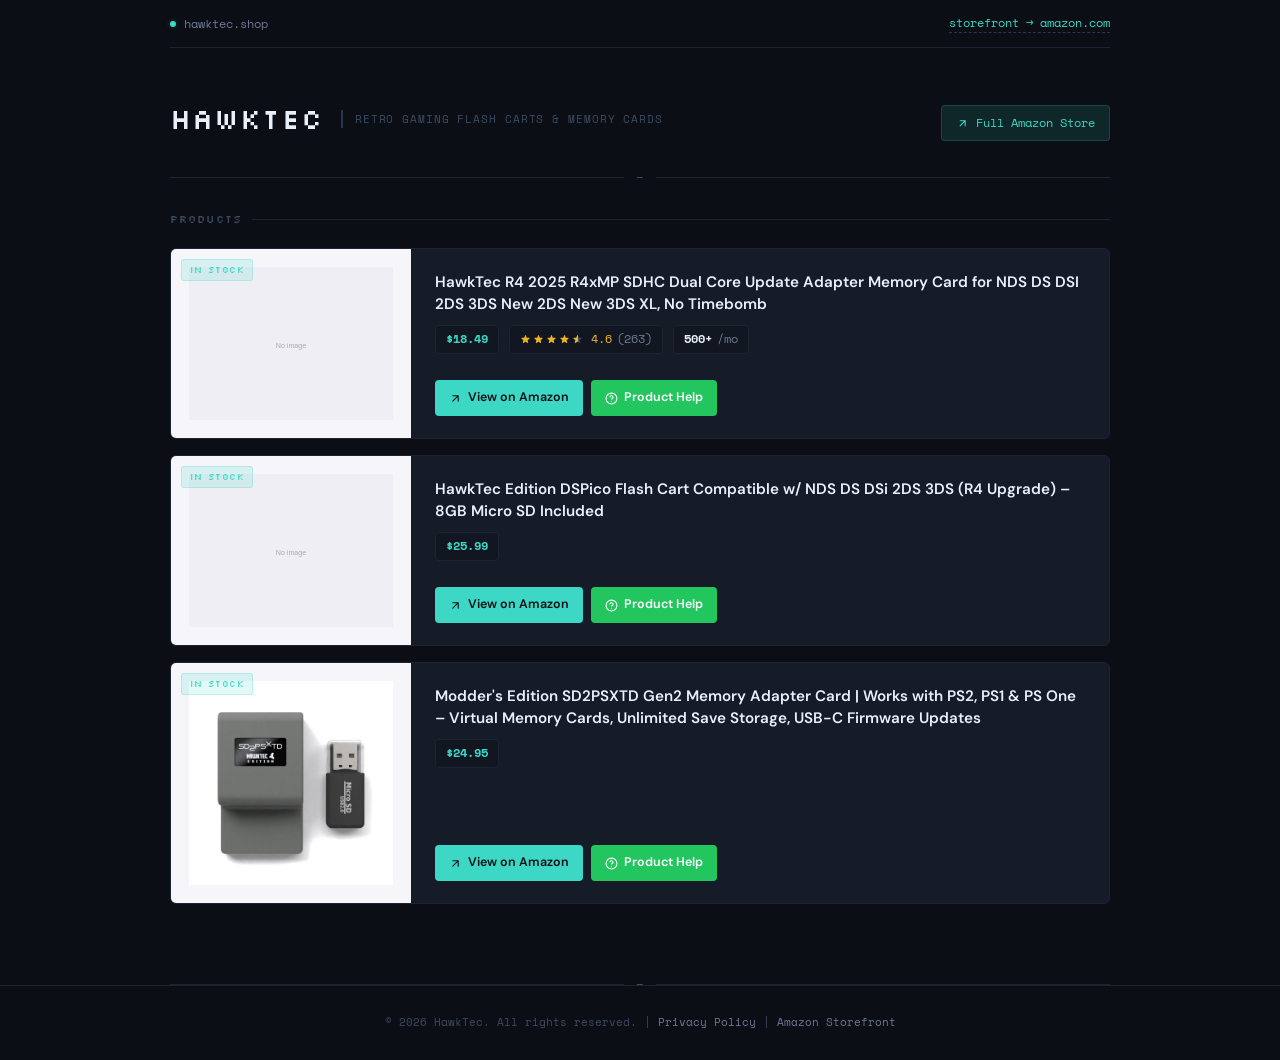
<file: index.html>
<!DOCTYPE html>
<html lang="en">
<head>
  <meta charset="UTF-8">
  <meta name="viewport" content="width=device-width, initial-scale=1.0">
  <title>HawkTec – Flash Carts & DS Accessories</title>
  <link rel="icon" href="/favicon.ico" sizes="48x48">
  <link rel="icon" type="image/png" sizes="32x32" href="/assets/icons/favicon-32.png">
  <link rel="icon" type="image/png" sizes="16x16" href="/assets/icons/favicon-16.png">
  <link rel="apple-touch-icon" href="/assets/icons/apple-touch-icon.png">
  <link rel="manifest" href="/site.webmanifest">
  <meta name="description" content="HawkTec – Quality flash carts and accessories for Nintendo DS, DSi, 2DS, and 3DS.">
  <link rel="preconnect" href="https://fonts.googleapis.com">
  <link rel="preconnect" href="https://fonts.gstatic.com" crossorigin>
  <link href="https://fonts.googleapis.com/css2?family=Silkscreen:wght@400;700&family=Space+Mono:wght@400;700&family=DM+Sans:wght@400;500;600;700&display=swap" rel="stylesheet">
  <style>
    *, *::before, *::after { margin: 0; padding: 0; box-sizing: border-box; }
    :root {
      --bg:#0b0e14; --bg-elevated:#111620; --bg-card:#151b27;
      --border:#1c2333; --border-lit:#2a3550;
      --teal:#3dd8c5; --teal-dim:rgba(61,216,197,0.12); --teal-glow:rgba(61,216,197,0.25);
      --amber:#f0b429; --amber-dim:rgba(240,180,41,0.12);
      --green:#22c55e; --green-glow:rgba(34,197,94,0.3);
      --text:#c9d1de; --text-bright:#eaf0f9; --text-muted:#6b7a94; --text-faint:#3d4b63;
      --pixel:'Silkscreen',monospace; --mono:'Space Mono',monospace; --sans:'DM Sans',sans-serif;
    }
    html { scroll-behavior:smooth; }
    body { font-family:var(--sans); background:var(--bg); color:var(--text); line-height:1.6; min-height:100vh; -webkit-font-smoothing:antialiased; overflow-x:hidden; }

    .wrap { max-width:980px; margin:0 auto; padding:0 20px; }

    /* Top bar */
    .topbar { border-bottom:1px solid var(--border); padding:14px 0; font-family:var(--mono); font-size:0.72rem; color:var(--text-muted); display:flex; justify-content:space-between; align-items:center; flex-wrap:wrap; gap:10px; }
    .topbar .left { display:flex; align-items:center; gap:8px; }
    .topbar .dot { width:6px; height:6px; border-radius:50%; background:var(--teal); box-shadow:0 0 6px var(--teal-glow); animation:pulse 2.5s ease-in-out infinite; }
    @keyframes pulse { 0%,100%{opacity:1} 50%{opacity:.4} }
    .topbar a { color:var(--teal); text-decoration:none; border-bottom:1px dashed var(--border-lit); transition:border-color 0.2s; }
    .topbar a:hover { border-color:var(--teal); }

    /* Header */
    .home-header { padding:48px 0 36px; display:flex; align-items:flex-end; justify-content:space-between; gap:20px; flex-wrap:wrap; }
    .brand { display:flex; align-items:center; gap:14px; }
    .brand img { height:42px; width:auto; filter:brightness(1.1); }
    .brand-fallback { font-family:var(--pixel); font-size:1.75rem; color:var(--text-bright); letter-spacing:0.04em; }
    .tagline { font-family:var(--mono); font-size:0.7rem; color:var(--text-faint); letter-spacing:0.08em; text-transform:uppercase; border-left:2px solid var(--border-lit); padding-left:12px; }
    .store-btn { display:inline-flex; align-items:center; gap:7px; padding:8px 14px; background:var(--teal-dim); border:1px solid rgba(61,216,197,0.18); border-radius:4px; color:var(--teal); text-decoration:none; font-family:var(--mono); font-size:0.72rem; transition:all 0.15s ease; }
    .store-btn:hover { background:rgba(61,216,197,0.18); border-color:var(--teal); box-shadow:0 0 12px var(--teal-dim); }
    .store-btn svg { width:13px; height:13px; }

    /* Divider */
    .hr { border:none; height:1px; background:var(--border); position:relative; }
    .hr::after { content:'◆'; position:absolute; left:50%; top:50%; transform:translate(-50%,-50%); background:var(--bg); padding:0 12px; color:var(--text-faint); font-size:0.6rem; }

    /* Section tag */
    .section-tag { display:flex; align-items:center; gap:10px; padding:32px 0 20px; }
    .section-tag span { font-family:var(--pixel); font-size:0.7rem; color:var(--text-faint); letter-spacing:0.1em; text-transform:uppercase; }
    .section-tag::after { content:''; flex:1; height:1px; background:var(--border); }

    /* Product cards */
    #products-grid { display:flex; flex-direction:column; gap:16px; padding-bottom:60px; }
    .product-card { background:var(--bg-card); border:1px solid var(--border); border-radius:6px; display:grid; grid-template-columns:240px 1fr; overflow:hidden; transition:border-color 0.2s,box-shadow 0.2s; position:relative; }
    .product-card::before { content:''; position:absolute; top:0; left:0; width:3px; height:100%; background:var(--teal); opacity:0; transition:opacity 0.2s; }
    .product-card:hover { border-color:var(--border-lit); box-shadow:0 4px 24px rgba(0,0,0,0.25); }
    .product-card:hover::before { opacity:1; }
    .product-thumb { background:#f5f5fa; display:flex; align-items:center; justify-content:center; position:relative; overflow:hidden; }
    .product-thumb img { width:100%; height:100%; object-fit:contain; padding:18px; transition:transform 0.35s ease; }
    .product-card:hover .product-thumb img { transform:scale(1.06); }
    .status-tag { position:absolute; top:10px; left:10px; padding:3px 8px; border-radius:3px; font-family:var(--pixel); font-size:0.55rem; letter-spacing:0.06em; text-transform:uppercase; }
    .status-tag.live { background:rgba(61,216,197,0.15); color:var(--teal); border:1px solid rgba(61,216,197,0.25); }
    .status-tag.pending { background:var(--amber-dim); color:var(--amber); border:1px solid rgba(240,180,41,0.25); }
    .product-info { padding:22px 24px; display:flex; flex-direction:column; }
    .product-title { font-size:0.95rem; font-weight:600; color:var(--text-bright); line-height:1.45; margin-bottom:10px; display:-webkit-box; -webkit-line-clamp:2; -webkit-box-orient:vertical; overflow:hidden; }
    .stats-row { display:flex; align-items:center; gap:10px; flex-wrap:wrap; margin-bottom:14px; }
    .stat-chip { display:inline-flex; align-items:center; gap:5px; padding:4px 10px; background:var(--bg-elevated); border:1px solid var(--border); border-radius:4px; font-family:var(--mono); font-size:0.72rem; color:var(--text-muted); }
    .stat-chip .val { color:var(--text-bright); font-weight:700; }
    .stat-chip.price .val { color:var(--teal); }
    .stars-inline { display:flex; align-items:center; gap:2px; }
    .stars-inline svg { width:11px; height:11px; color:var(--amber); }
    .stars-inline svg.off { color:var(--text-faint); }
    .star-num { font-family:var(--mono); font-size:0.72rem; color:var(--amber); margin-left:3px; }
    .no-data-msg { font-family:var(--mono); font-size:0.72rem; color:var(--text-faint); font-style:italic; margin-bottom:14px; }
    .product-actions { display:flex; gap:8px; margin-top:auto; }
    .act-btn { display:inline-flex; align-items:center; gap:6px; padding:8px 14px; border-radius:4px; font-size:0.78rem; font-weight:600; text-decoration:none; transition:all 0.15s ease; font-family:var(--sans); }
    .act-btn svg { width:13px; height:13px; flex-shrink:0; }
    .act-btn.primary { background:var(--teal); color:var(--bg); }
    .act-btn.primary:hover { background:#50e6d3; box-shadow:0 2px 12px var(--teal-glow); }
    .act-btn.help { background:var(--green); color:#fff; }
    .act-btn.help:hover { background:#16a34a; box-shadow:0 2px 12px var(--green-glow); }

    /* Skeleton */
    #loading { display:flex; flex-direction:column; gap:16px; }
    .skel-card { background:var(--bg-card); border:1px solid var(--border); border-radius:6px; display:grid; grid-template-columns:240px 1fr; overflow:hidden; }
    .skel-thumb { background:linear-gradient(110deg,#1a2030 8%,#222d3f 18%,#1a2030 33%); background-size:200% 100%; animation:shimmer 1.5s linear infinite; min-height:200px; }
    .skel-body { padding:22px 24px; }
    .skel-line { height:12px; background:linear-gradient(110deg,#1a2030 8%,#222d3f 18%,#1a2030 33%); background-size:200% 100%; animation:shimmer 1.5s linear infinite; border-radius:4px; margin-bottom:10px; }
    .skel-line:nth-child(2){width:70%} .skel-line:nth-child(3){width:45%;margin-top:20px}
    @keyframes shimmer { 0%{background-position:200% 0} 100%{background-position:-200% 0} }

    /* Footer */
    .site-footer { border-top:1px solid var(--border); padding:28px 20px; text-align:center; font-family:var(--mono); font-size:0.68rem; color:var(--text-faint); }
    .site-footer a { color:var(--text-muted); text-decoration:none; transition:color 0.15s; }
    .site-footer a:hover { color:var(--teal); }

    @media (max-width:640px) {
      .product-card, .skel-card { grid-template-columns:1fr; }
      .product-thumb, .skel-thumb { aspect-ratio:4/3; min-height:unset; }
      .home-header { padding:32px 0 24px; }
      .tagline { display:none; }
      .product-actions { flex-direction:column; }
    }
  </style>
</head>
<body>
  <div class="wrap">
    <div class="topbar">
      <div class="left"><div class="dot"></div><span>hawktec.shop</span></div>
      <a href="https://www.amazon.com/s?me=A1SBDFOWM213N&marketplaceID=ATVPDKIKX0DER" target="_blank" rel="noopener">storefront → amazon.com</a>
    </div>
    <header class="home-header">
      <div style="display:flex;align-items:center;gap:18px;flex-wrap:wrap;">
        <div class="brand">
          <span class="brand-fallback">HAWKTEC</span>
        </div>
        <div class="tagline">Retro Gaming Flash Carts &amp; Memory Cards</div>
      </div>
      <a href="https://www.amazon.com/s?me=A1SBDFOWM213N&marketplaceID=ATVPDKIKX0DER" target="_blank" rel="noopener" class="store-btn">
        <svg viewBox="0 0 24 24" fill="none" stroke="currentColor" stroke-width="2"><path d="M7 17l9.2-9.2M17 17V7H7"/></svg>
        Full Amazon Store
      </a>
    </header>
    <hr class="hr">
    <div class="section-tag"><span>Products</span></div>
    <div id="loading">
      <div class="skel-card"><div class="skel-thumb"></div><div class="skel-body"><div class="skel-line"></div><div class="skel-line"></div><div class="skel-line"></div></div></div>
      <div class="skel-card"><div class="skel-thumb"></div><div class="skel-body"><div class="skel-line"></div><div class="skel-line"></div><div class="skel-line"></div></div></div>
    </div>
    <div id="products-grid"></div>
    <hr class="hr" style="margin-top:20px;">
  </div>

  <footer class="site-footer">
    &copy; <span id="yr"></span> HawkTec. All rights reserved. | <a href="privacy/">Privacy Policy</a> | <a href="https://www.amazon.com/s?me=A1SBDFOWM213N&marketplaceID=ATVPDKIKX0DER" target="_blank" rel="noopener">Amazon Storefront</a>
  </footer>

  <script src="products.js"></script>
  <script>
    document.getElementById('yr').textContent = new Date().getFullYear();

    function mkStars(rating) {
      var full = Math.floor(rating), half = (rating - full) >= 0.25, empty = 5 - full - (half ? 1 : 0);
      var f = '<svg viewBox="0 0 20 20" fill="currentColor"><path d="M9.049 2.927c.3-.921 1.603-.921 1.902 0l1.07 3.292a1 1 0 00.95.69h3.462c.969 0 1.371 1.24.588 1.81l-2.8 2.034a1 1 0 00-.364 1.118l1.07 3.292c.3.921-.755 1.688-1.54 1.118l-2.8-2.034a1 1 0 00-1.175 0l-2.8 2.034c-.784.57-1.838-.197-1.539-1.118l1.07-3.292a1 1 0 00-.364-1.118L2.98 8.72c-.783-.57-.38-1.81.588-1.81h3.461a1 1 0 00.951-.69l1.07-3.292z"/></svg>';
      var h2 = '<svg viewBox="0 0 20 20"><defs><linearGradient id="hg"><stop offset="50%" stop-color="currentColor"/><stop offset="50%" stop-color="#3d4b63"/></linearGradient></defs><path fill="url(#hg)" d="M9.049 2.927c.3-.921 1.603-.921 1.902 0l1.07 3.292a1 1 0 00.95.69h3.462c.969 0 1.371 1.24.588 1.81l-2.8 2.034a1 1 0 00-.364 1.118l1.07 3.292c.3.921-.755 1.688-1.54 1.118l-2.8-2.034a1 1 0 00-1.175 0l-2.8 2.034c-.784.57-1.838-.197-1.539-1.118l1.07-3.292a1 1 0 00-.364-1.118L2.98 8.72c-.783-.57-.38-1.81.588-1.81h3.461a1 1 0 00.951-.69l1.07-3.292z"/></svg>';
      var e = '<svg class="off" viewBox="0 0 20 20" fill="currentColor"><path d="M9.049 2.927c.3-.921 1.603-.921 1.902 0l1.07 3.292a1 1 0 00.95.69h3.462c.969 0 1.371 1.24.588 1.81l-2.8 2.034a1 1 0 00-.364 1.118l1.07 3.292c.3.921-.755 1.688-1.54 1.118l-2.8-2.034a1 1 0 00-1.175 0l-2.8 2.034c-.784.57-1.838-.197-1.539-1.118l1.07-3.292a1 1 0 00-.364-1.118L2.98 8.72c-.783-.57-.38-1.81.588-1.81h3.461a1 1 0 00.951-.69l1.07-3.292z"/></svg>';
      var s = '';
      for (var i = 0; i < full; i++) s += f;
      if (half) s += h2;
      for (var i = 0; i < empty; i++) s += e;
      return s;
    }

    function renderCard(p) {
      var hasPrice = p.price && p.price.trim();
      var hasStars = p.stars && p.stars.trim() && p.review_count && p.review_count.trim();
      var hasSales = p.sales_per_month && p.sales_per_month.trim();
      var stats = '';
      if (hasPrice) stats += '<div class="stat-chip price"><span class="val">$' + p.price + '</span></div>';
      if (hasStars) {
        var r = parseFloat(p.stars);
        stats += '<div class="stat-chip"><div class="stars-inline">' + mkStars(r) + '</div><span class="star-num">' + r + '</span><span>(' + p.review_count + ')</span></div>';
      }
      if (hasSales) stats += '<div class="stat-chip"><span class="val">' + p.sales_per_month + '</span>/mo</div>';
      var statusTag = hasPrice ? '<span class="status-tag live">In Stock</span>' : '<span class="status-tag pending">Coming Soon</span>';
      var noData = (!hasPrice && !hasStars && !hasSales) ? '<div class="no-data-msg">// listing data pending</div>' : '';
      var helpBtn = p.help_path ? '<a href="' + p.help_path + '" class="act-btn help"><svg viewBox="0 0 24 24" fill="none" stroke="currentColor" stroke-width="2" stroke-linecap="round" stroke-linejoin="round"><circle cx="12" cy="12" r="10"/><path d="M9.09 9a3 3 0 015.83 1c0 2-3 3-3 3"/><line x1="12" y1="17" x2="12.01" y2="17"/></svg>Product Help</a>' : '';
      var ph = 'data:image/svg+xml,' + encodeURIComponent('<svg xmlns="http://www.w3.org/2000/svg" viewBox="0 0 400 300"><rect fill="#eeeef4" width="400" height="300"/><text x="200" y="158" text-anchor="middle" fill="#aaa" font-family="sans-serif" font-size="14">No image</text></svg>');
      return '<div class="product-card"><div class="product-thumb">' + statusTag + '<img src="' + p.image_url + '" alt="' + p.title + '" loading="lazy" onerror="this.src=\'' + ph + '\'"></div><div class="product-info"><h3 class="product-title">' + p.title + '</h3>' + (stats ? '<div class="stats-row">' + stats + '</div>' : '') + noData + '<div class="product-actions"><a href="' + p.url + '" target="_blank" rel="noopener" class="act-btn primary"><svg viewBox="0 0 24 24" fill="none" stroke="currentColor" stroke-width="2" stroke-linecap="round" stroke-linejoin="round"><path d="M7 17l9.2-9.2M17 17V7H7"/></svg>View on Amazon</a>' + helpBtn + '</div></div></div>';
    }

    try {
      if (typeof PRODUCTS !== 'undefined' && PRODUCTS.length) {
        document.getElementById('products-grid').innerHTML = PRODUCTS.map(renderCard).join('');
        document.getElementById('loading').style.display = 'none';
      }
    } catch (e) {
      console.error(e);
      document.getElementById('loading').innerHTML = '<div class="no-data-msg">// failed to load product data</div>';
    }
  </script>
</body>
</html>
</file>
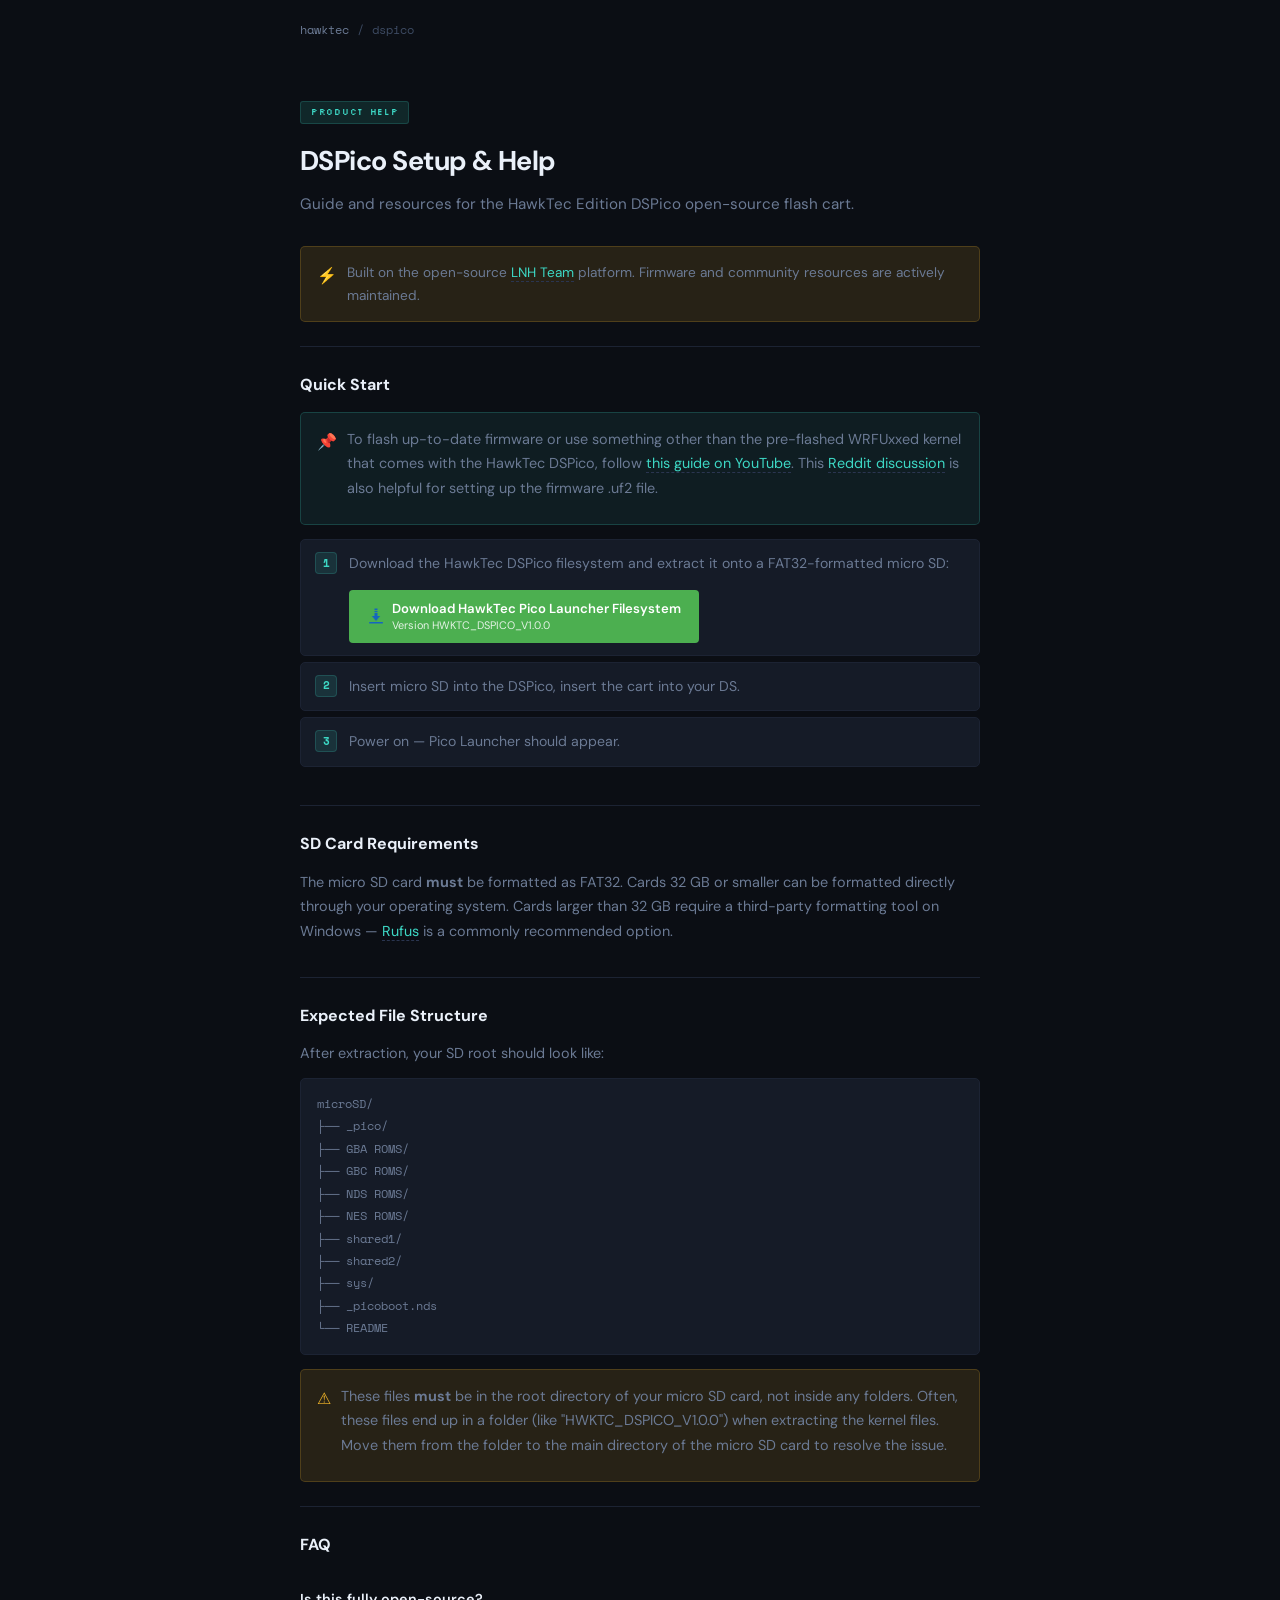
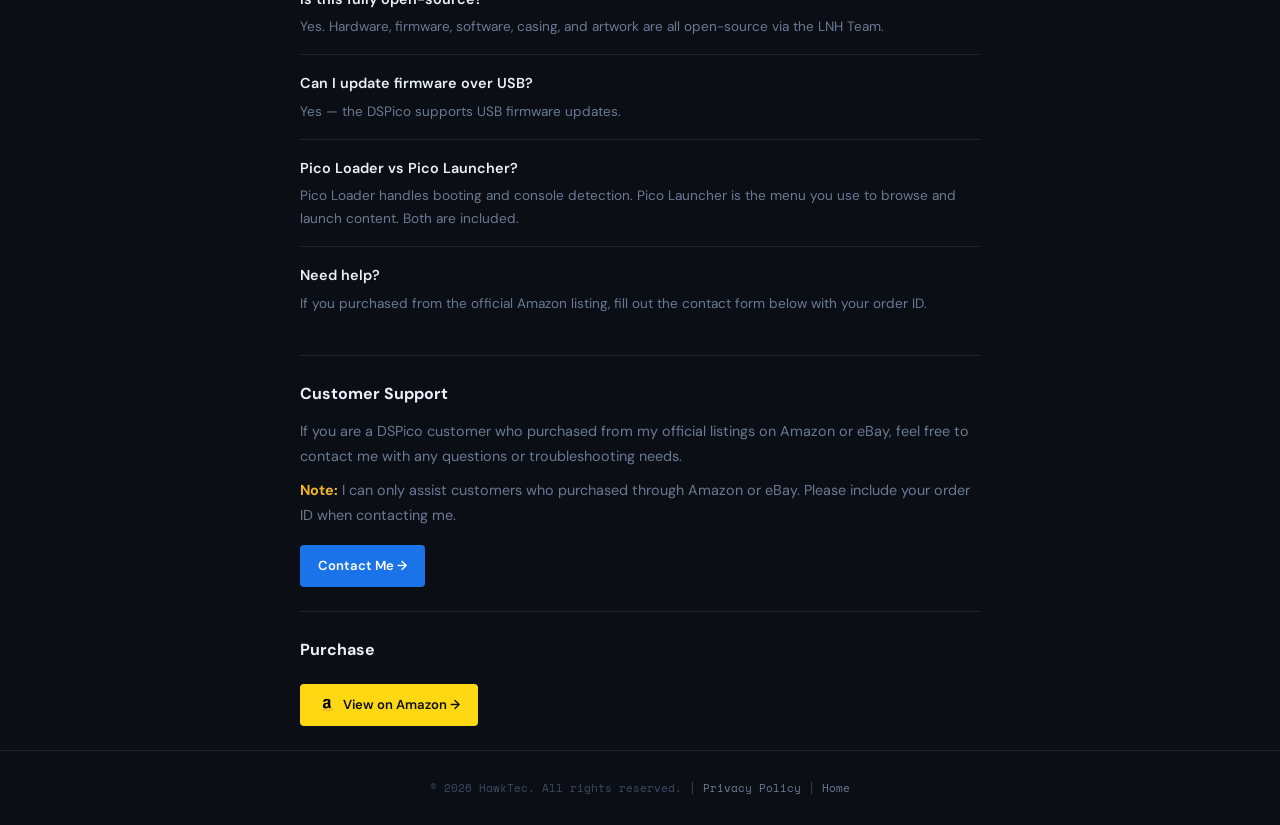
<file: dspico/index.html>
<!DOCTYPE html>
<html lang="en">
<head>
  <meta charset="UTF-8">
  <meta name="viewport" content="width=device-width, initial-scale=1.0">
  <title>DSPico Help – HawkTec</title>
  <link rel="icon" href="/favicon.ico" sizes="48x48">
  <link rel="icon" type="image/png" sizes="32x32" href="/assets/icons/favicon-32.png">
  <link rel="icon" type="image/png" sizes="16x16" href="/assets/icons/favicon-16.png">
  <link rel="apple-touch-icon" href="/assets/icons/apple-touch-icon.png">
  <link rel="manifest" href="/site.webmanifest">
  <meta name="description" content="Setup guide and resources for the HawkTec Edition DSPico flash cart.">
  <link rel="preconnect" href="https://fonts.googleapis.com">
  <link rel="preconnect" href="https://fonts.gstatic.com" crossorigin>
  <link href="https://fonts.googleapis.com/css2?family=Silkscreen:wght@400;700&family=Space+Mono:wght@400;700&family=DM+Sans:wght@400;500;600;700&display=swap" rel="stylesheet">
  <link rel="stylesheet" href="../assets/style.css">
</head>
<body>
  <div class="wrap">
    <nav class="crumb"><a href="/">hawktec</a><span>/</span><span>dspico</span></nav>
    <div class="ph">
      <div class="badge">Product Help</div>
      <h1>DSPico Setup &amp; Help</h1>
      <p>Guide and resources for the HawkTec Edition DSPico open-source flash cart.</p>
    </div>
    <div class="notice">
      <span class="ico">⚡</span>
      <p>Built on the open-source <a href="https://www.lnh-team.org/dspico_hw.html" target="_blank" rel="noopener">LNH Team</a> platform. Firmware and community resources are actively maintained.</p>
    </div>
    <section class="sec">
      <h2>Quick Start</h2>
      <div class="tip">
        <span class="ico">&#x1F4CC;</span>
        <p>To flash up-to-date firmware or use something other than the pre-flashed WRFUxxed kernel that comes with the HawkTec DSPico, follow <a href="https://www.youtube.com/watch?v=o7IuaewHNTQ" target="_blank" rel="noopener">this guide on YouTube</a>. This <a href="https://www.reddit.com/r/flashcarts/comments/1r8h7qh/ds_pico_setup/" target="_blank" rel="noopener">Reddit discussion</a> is also helpful for setting up the firmware .uf2 file.</p>
      </div>
      <ol class="steps">
        <li>Download the HawkTec DSPico filesystem and extract it onto a FAT32-formatted micro SD:<br><a href="../downloads/HWKTC_DSPICO_V1.0.0.zip" download class="cta cta-download"><img src="../assets/download_button.png" alt="Download"><span class="dl-text">Download HawkTec Pico Launcher Filesystem<small>Version HWKTC_DSPICO_V1.0.0</small></span></a></li>
        <li>Insert micro SD into the DSPico, insert the cart into your DS.</li>
        <li>Power on — Pico Launcher should appear.</li>
      </ol>
    </section>
    <section class="sec">
      <h2>SD Card Requirements</h2>
      <p>The micro SD card <strong>must</strong> be formatted as FAT32. Cards 32 GB or smaller can be formatted directly through your operating system. Cards larger than 32 GB require a third-party formatting tool on Windows — <a href="https://rufus.ie/en/" target="_blank" rel="noopener">Rufus</a> is a commonly recommended option.</p>
    </section>
    <section class="sec">
      <h2>Expected File Structure</h2>
      <p>After extraction, your SD root should look like:</p>
      <div class="codeblock">microSD/
├── _pico/
├── GBA ROMS/
├── GBC ROMS/
├── NDS ROMS/
├── NES ROMS/
├── shared1/
├── shared2/
├── sys/
├── _picoboot.nds
└── README</div>
      <div class="file-warning">
        <span class="ico">&#x26A0;</span>
        <p>These files <strong>must</strong> be in the root directory of your micro SD card, not inside any folders. Often, these files end up in a folder (like "HWKTC_DSPICO_V1.0.0") when extracting the kernel files. Move them from the folder to the main directory of the micro SD card to resolve the issue.</p>
      </div>
    </section>
    <section class="sec">
      <h2>FAQ</h2>
      <div class="faq">
        <strong>Is this fully open-source?</strong>
        <p>Yes. Hardware, firmware, software, casing, and artwork are all open-source via the LNH Team.</p>
      </div>
      <div class="faq">
        <strong>Can I update firmware over USB?</strong>
        <p>Yes — the DSPico supports USB firmware updates.</p>
      </div>
      <div class="faq">
        <strong>Pico Loader vs Pico Launcher?</strong>
        <p>Pico Loader handles booting and console detection. Pico Launcher is the menu you use to browse and launch content. Both are included.</p>
      </div>
      <div class="faq">
        <strong>Need help?</strong>
        <p>If you purchased from the official Amazon listing, fill out the contact form below with your order ID.</p>
      </div>
    </section>
    <section class="sec">
      <h2>Customer Support</h2>
      <p>If you are a DSPico customer who purchased from my official listings on Amazon or eBay, feel free to contact me with any questions or troubleshooting needs.</p>
      <p><strong style="color:var(--amber);">Note:</strong> I can only assist customers who purchased through Amazon or eBay. Please include your order ID when contacting me.</p>
      <a class="cta cta-contact" href="https://docs.google.com/forms/d/e/1FAIpQLSdp6ZReStK1zI6lmsmjh6R2j_i8qvBYtiC9VELwbWKGHkI4wg/viewform" target="_blank" rel="noopener" onclick="var f=document.getElementById('contact-form');f.classList.toggle('active');if(f.classList.contains('active')&&!f.querySelector('iframe')){f.innerHTML='<iframe src=\'https://docs.google.com/forms/d/e/1FAIpQLSdp6ZReStK1zI6lmsmjh6R2j_i8qvBYtiC9VELwbWKGHkI4wg/viewform?embedded=true\' loading=\'lazy\'></iframe>';}return false;">Contact Me →</a>
      <div id="contact-form" class="form-embed"></div>
    </section>
    <section class="sec">
      <h2>Purchase</h2>
      <a href="https://www.amazon.com/HawkTec-DSPico-Compatible-DS-Upgrade-Nintendo/dp/B0GQCL45W9" target="_blank" rel="noopener" class="cta cta-amazon"><img src="../assets/amazon-logo-a.png" alt="Amazon">View on Amazon →</a>
    </section>
  </div>
  <footer><p>&copy; <script>document.write(new Date().getFullYear())</script> HawkTec. All rights reserved. | <a href="/privacy/">Privacy Policy</a> | <a href="/">Home</a></p></footer>
</body>
</html>
</file>
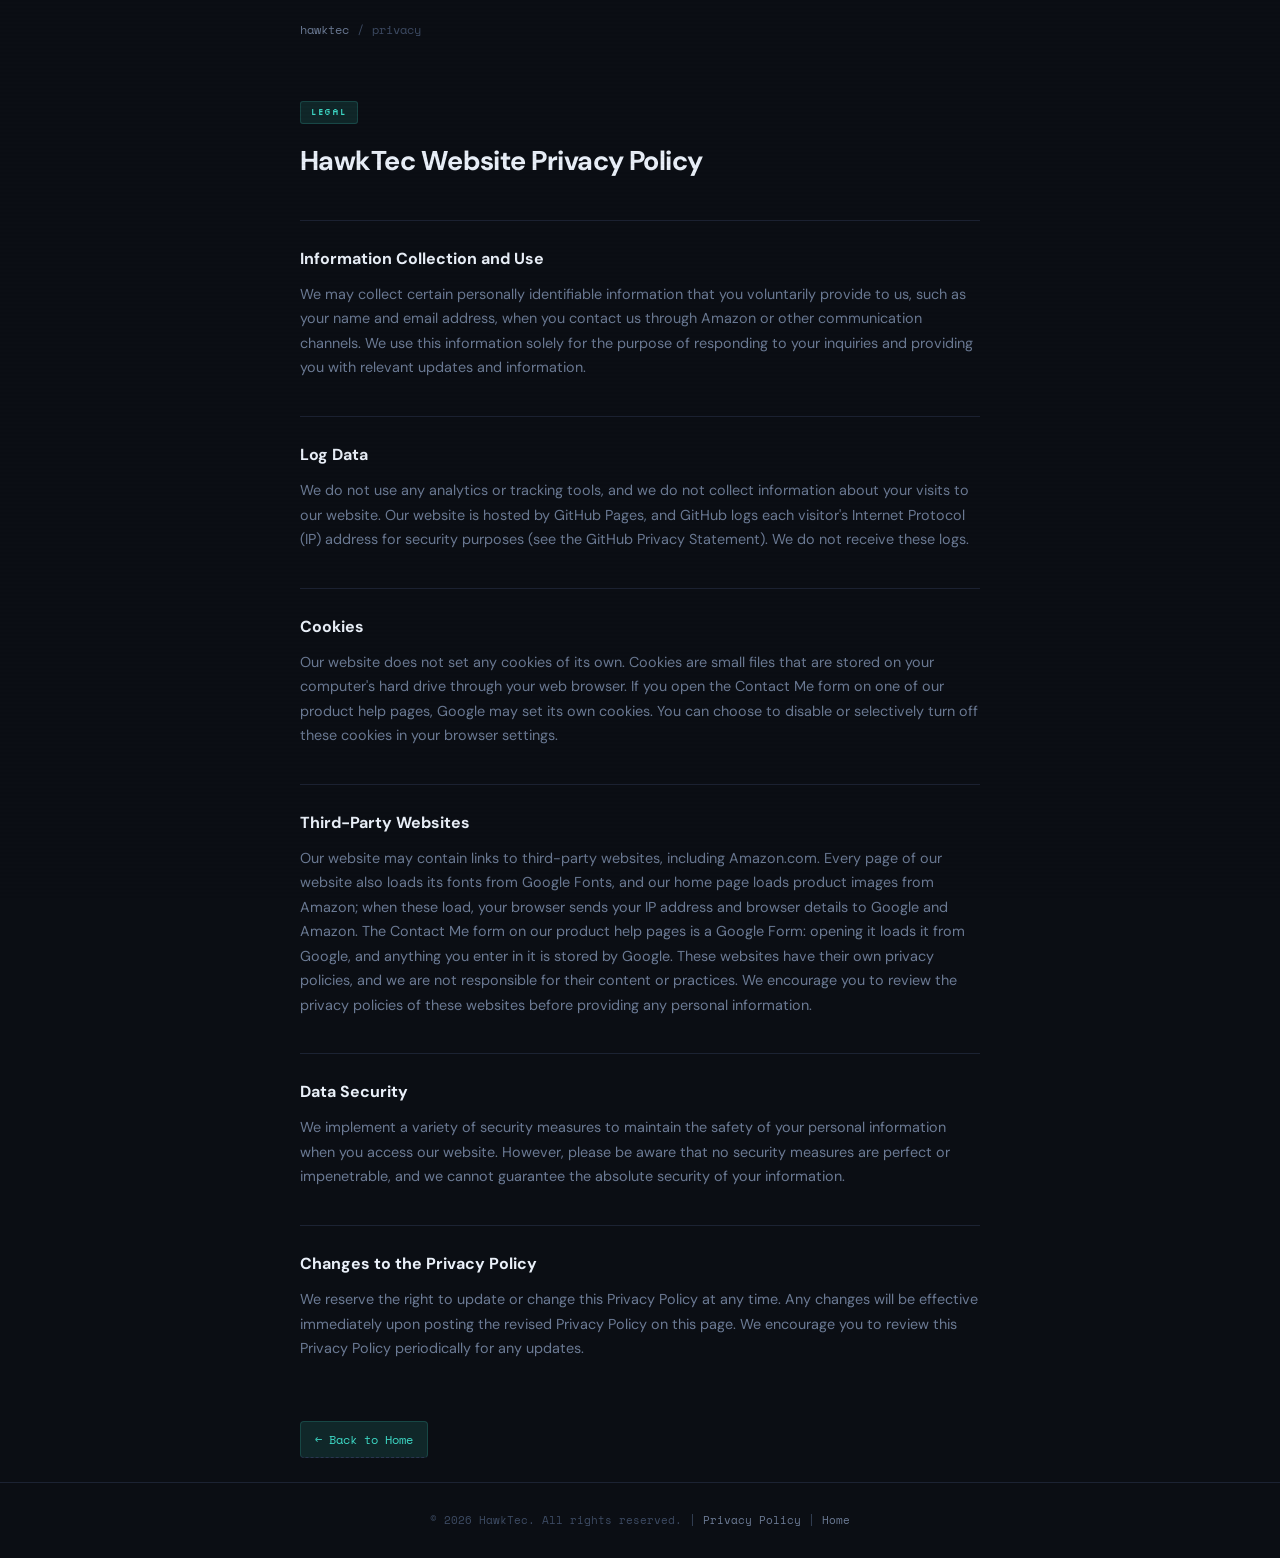
<file: privacy/index.html>
<!DOCTYPE html>
<html lang="en">
<head>
  <meta charset="UTF-8">
  <meta name="viewport" content="width=device-width, initial-scale=1.0">
  <title>Privacy Policy – HawkTec</title>
  <link rel="icon" href="/favicon.ico" sizes="48x48">
  <link rel="icon" type="image/png" sizes="32x32" href="/assets/icons/favicon-32.png">
  <link rel="icon" type="image/png" sizes="16x16" href="/assets/icons/favicon-16.png">
  <link rel="apple-touch-icon" href="/assets/icons/apple-touch-icon.png">
  <link rel="manifest" href="/site.webmanifest">
  <meta name="description" content="HawkTec website privacy policy.">
  <link rel="preconnect" href="https://fonts.googleapis.com">
  <link rel="preconnect" href="https://fonts.gstatic.com" crossorigin>
  <link href="https://fonts.googleapis.com/css2?family=Silkscreen:wght@400;700&family=Space+Mono:wght@400;700&family=DM+Sans:wght@400;500;600;700&display=swap" rel="stylesheet">
  <style>
    *, *::before, *::after { margin:0; padding:0; box-sizing:border-box; }
    :root {
      --bg:#0b0e14; --bg-card:#151b27; --border:#1c2333; --border-lit:#2a3550;
      --teal:#3dd8c5; --teal-dim:rgba(61,216,197,0.12);
      --text:#c9d1de; --text-bright:#eaf0f9; --text-muted:#6b7a94; --text-faint:#3d4b63;
      --pixel:'Silkscreen',monospace; --mono:'Space Mono',monospace; --sans:'DM Sans',sans-serif;
    }
    html { scroll-behavior:smooth; }
    body { font-family:var(--sans); background:var(--bg); color:var(--text); line-height:1.7; -webkit-font-smoothing:antialiased; }
    body::after { content:''; position:fixed; inset:0; background:repeating-linear-gradient(0deg,transparent,transparent 2px,rgba(0,0,0,0.03) 2px,rgba(0,0,0,0.03) 4px); pointer-events:none; z-index:9999; }
    .wrap { max-width:720px; margin:0 auto; padding:0 20px; }
    .crumb { padding:20px 0; font-family:var(--mono); font-size:0.72rem; display:flex; align-items:center; gap:8px; color:var(--text-faint); }
    .crumb a { color:var(--text-muted); text-decoration:none; transition:color 0.15s; }
    .crumb a:hover { color:var(--teal); }
    .ph { padding:36px 0 28px; }
    .ph .badge { display:inline-block; padding:3px 10px; background:var(--teal-dim); border:1px solid rgba(61,216,197,0.18); border-radius:3px; font-family:var(--pixel); font-size:0.55rem; color:var(--teal); letter-spacing:0.08em; text-transform:uppercase; margin-bottom:14px; }
    .ph h1 { font-size:1.7rem; font-weight:700; color:var(--text-bright); letter-spacing:-0.02em; margin-bottom:8px; }
    .sec { padding:24px 0; border-top:1px solid var(--border); }
    .sec h2 { font-size:1rem; font-weight:700; color:var(--text-bright); margin-bottom:10px; }
    .sec p { color:var(--text-muted); margin-bottom:12px; font-size:0.9rem; }
    .sec a { color:var(--teal); text-decoration:none; border-bottom:1px dashed var(--border-lit); }
    .sec a:hover { border-color:var(--teal); }
    .back-link { display:inline-flex; align-items:center; gap:6px; margin-top:16px; padding:8px 14px; background:var(--teal-dim); border:1px solid rgba(61,216,197,0.18); border-radius:4px; color:var(--teal); text-decoration:none; font-family:var(--mono); font-size:0.72rem; transition:all 0.15s; }
    .back-link:hover { background:rgba(61,216,197,0.18); border-color:var(--teal); }
    footer { border-top:1px solid var(--border); padding:28px 20px; text-align:center; font-family:var(--mono); font-size:0.68rem; color:var(--text-faint); }
    footer a { color:var(--text-muted); text-decoration:none; }
    footer a:hover { color:var(--teal); }
  </style>
</head>
<body>
  <div class="wrap">
    <nav class="crumb"><a href="/">hawktec</a><span>/</span><span>privacy</span></nav>
    <div class="ph">
      <div class="badge">Legal</div>
      <h1>HawkTec Website Privacy Policy</h1>
    </div>
    <section class="sec">
      <h2>Information Collection and Use</h2>
      <p>We may collect certain personally identifiable information that you voluntarily provide to us, such as your name and email address, when you contact us through Amazon or other communication channels. We use this information solely for the purpose of responding to your inquiries and providing you with relevant updates and information.</p>
    </section>
    <section class="sec">
      <h2>Log Data</h2>
      <p>We do not use any analytics or tracking tools, and we do not collect information about your visits to our website. Our website is hosted by GitHub Pages, and GitHub logs each visitor's Internet Protocol (IP) address for security purposes (see the GitHub Privacy Statement). We do not receive these logs.</p>
    </section>
    <section class="sec">
      <h2>Cookies</h2>
      <p>Our website does not set any cookies of its own. Cookies are small files that are stored on your computer's hard drive through your web browser. If you open the Contact Me form on one of our product help pages, Google may set its own cookies. You can choose to disable or selectively turn off these cookies in your browser settings.</p>
    </section>
    <section class="sec">
      <h2>Third-Party Websites</h2>
      <p>Our website may contain links to third-party websites, including Amazon.com. Every page of our website also loads its fonts from Google Fonts, and our home page loads product images from Amazon; when these load, your browser sends your IP address and browser details to Google and Amazon. The Contact Me form on our product help pages is a Google Form: opening it loads it from Google, and anything you enter in it is stored by Google. These websites have their own privacy policies, and we are not responsible for their content or practices. We encourage you to review the privacy policies of these websites before providing any personal information.</p>
    </section>
    <section class="sec">
      <h2>Data Security</h2>
      <p>We implement a variety of security measures to maintain the safety of your personal information when you access our website. However, please be aware that no security measures are perfect or impenetrable, and we cannot guarantee the absolute security of your information.</p>
    </section>
    <section class="sec">
      <h2>Changes to the Privacy Policy</h2>
      <p>We reserve the right to update or change this Privacy Policy at any time. Any changes will be effective immediately upon posting the revised Privacy Policy on this page. We encourage you to review this Privacy Policy periodically for any updates.</p>
    </section>
    <section class="sec" style="border-top:none;padding-top:8px;">
      <a href="/" class="back-link">← Back to Home</a>
    </section>
  </div>
  <footer><p>&copy; <script>document.write(new Date().getFullYear())</script> HawkTec. All rights reserved. | <a href="/privacy/">Privacy Policy</a> | <a href="/">Home</a></p></footer>
</body>
</html>
</file>
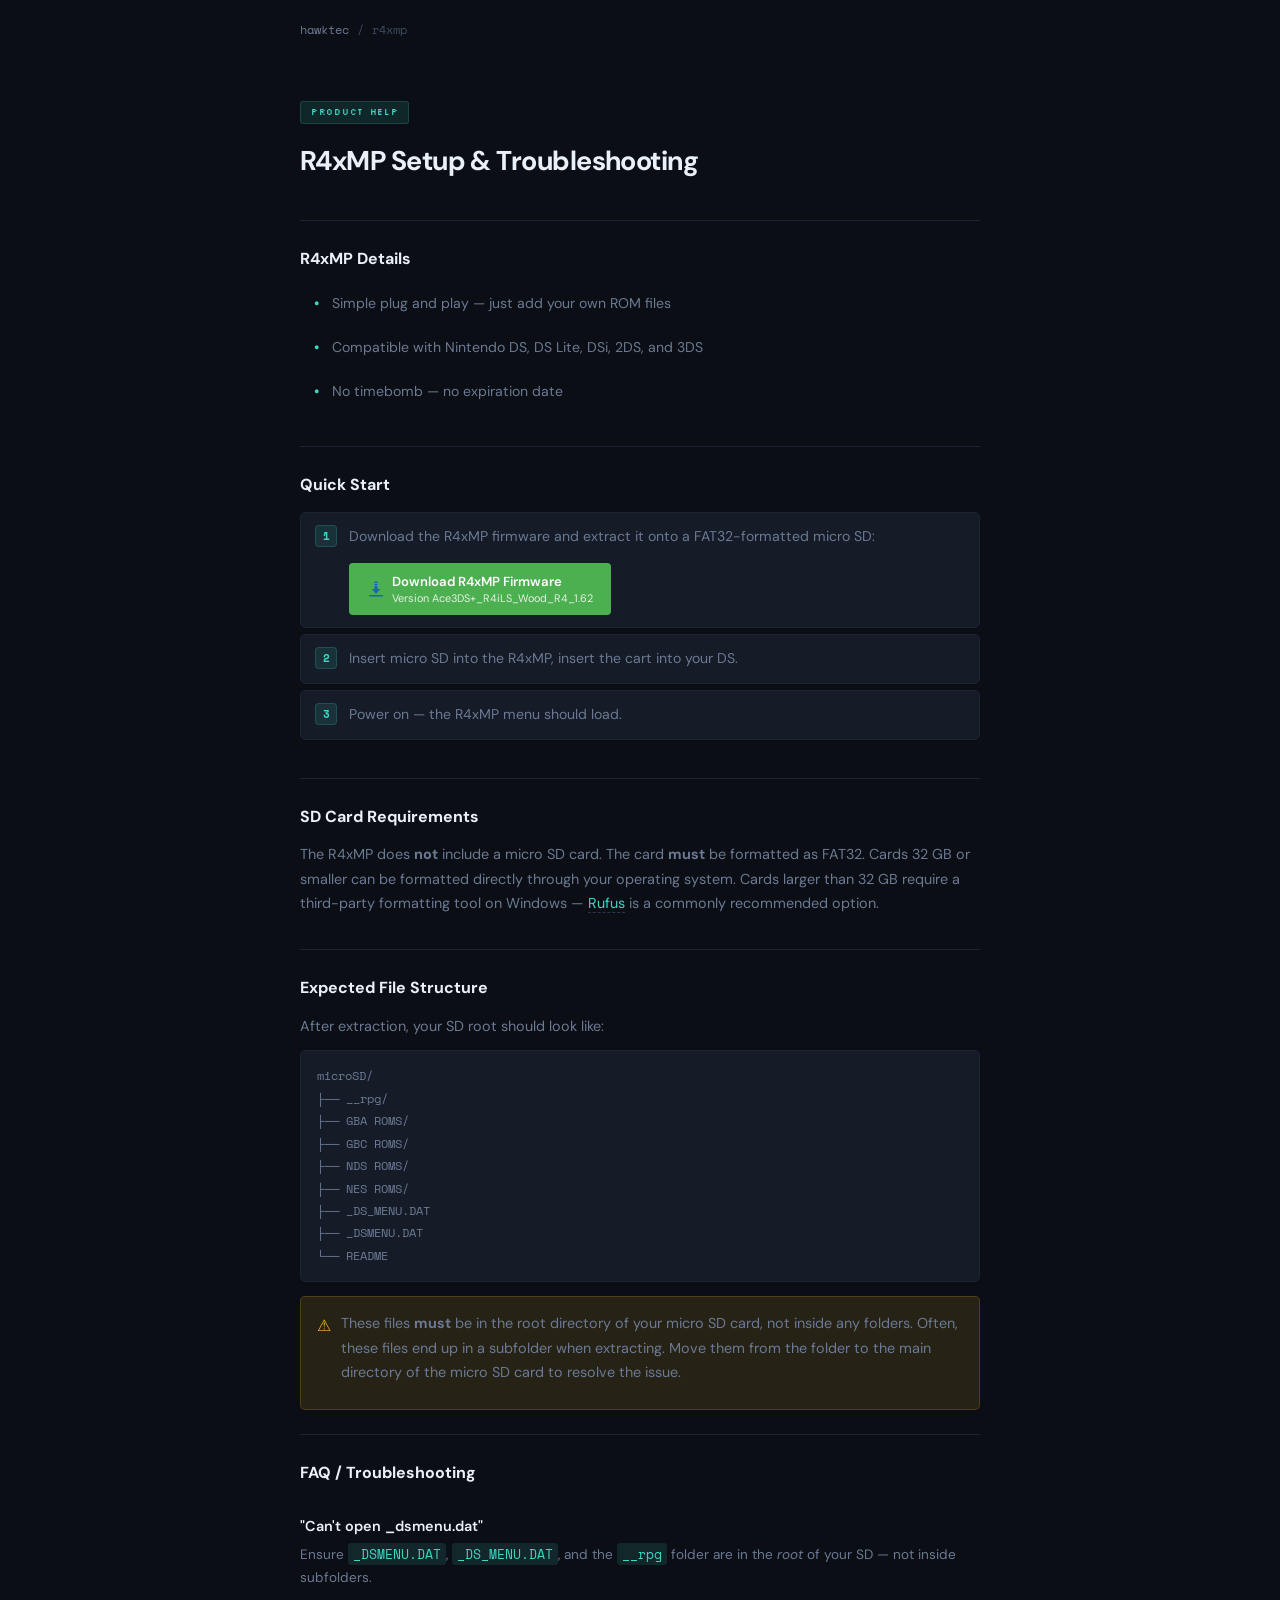
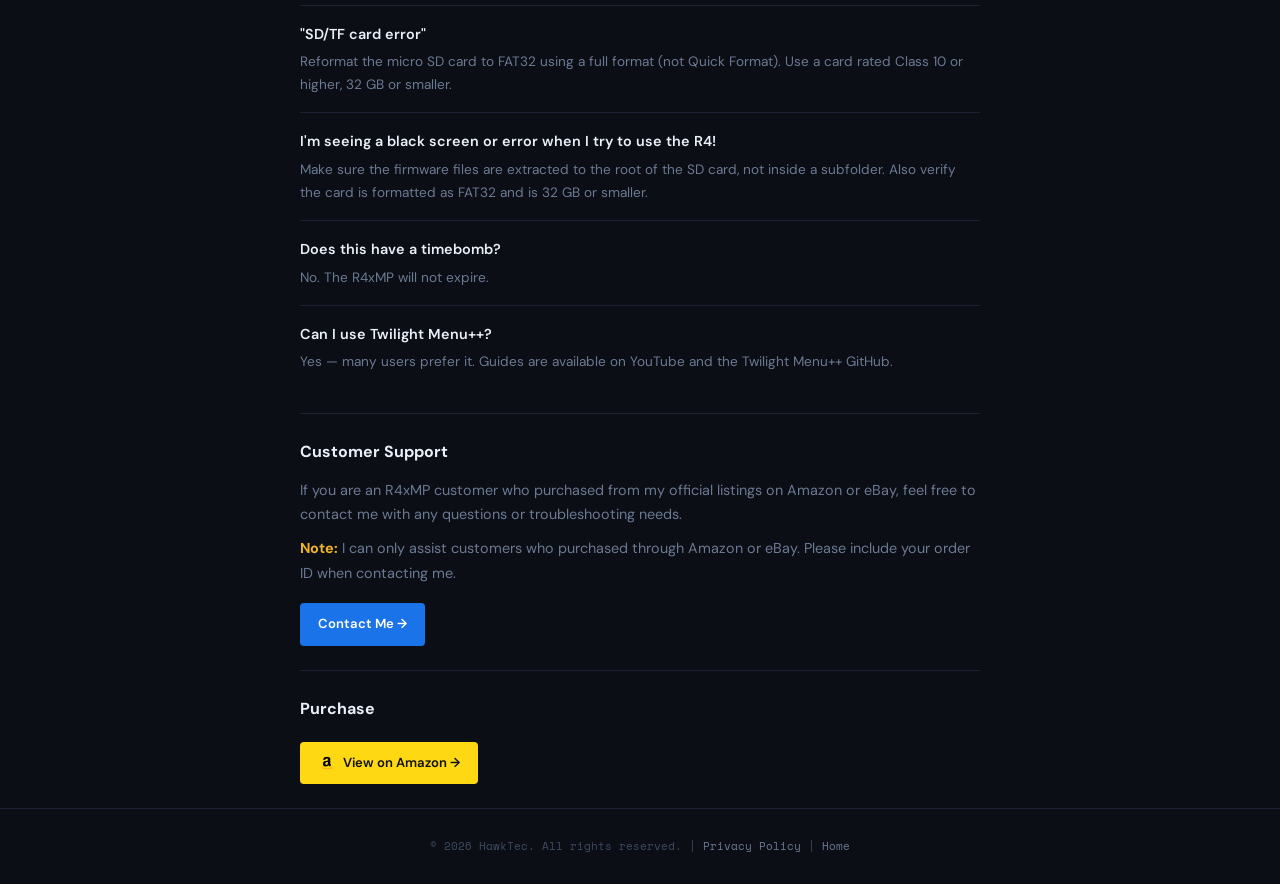
<file: r4xmp/index.html>
<!DOCTYPE html>
<html lang="en">
<head>
  <meta charset="UTF-8">
  <meta name="viewport" content="width=device-width, initial-scale=1.0">
  <title>R4xMP Help – HawkTec</title>
  <link rel="icon" href="/favicon.ico" sizes="48x48">
  <link rel="icon" type="image/png" sizes="32x32" href="/assets/icons/favicon-32.png">
  <link rel="icon" type="image/png" sizes="16x16" href="/assets/icons/favicon-16.png">
  <link rel="apple-touch-icon" href="/assets/icons/apple-touch-icon.png">
  <link rel="manifest" href="/site.webmanifest">
  <meta name="description" content="Setup guide and troubleshooting for the HawkTec R4xMP flash cart.">
  <link rel="preconnect" href="https://fonts.googleapis.com">
  <link rel="preconnect" href="https://fonts.gstatic.com" crossorigin>
  <link href="https://fonts.googleapis.com/css2?family=Silkscreen:wght@400;700&family=Space+Mono:wght@400;700&family=DM+Sans:wght@400;500;600;700&display=swap" rel="stylesheet">
  <link rel="stylesheet" href="../assets/style.css">
</head>
<body>
  <div class="wrap">
    <nav class="crumb"><a href="/">hawktec</a><span>/</span><span>r4xmp</span></nav>
    <div class="ph">
      <div class="badge">Product Help</div>
      <h1>R4xMP Setup &amp; Troubleshooting</h1>
    </div>
    <section class="sec">
      <h2>R4xMP Details</h2>
      <ul class="details-list">
        <li>Simple plug and play — just add your own ROM files</li>
        <li>Compatible with Nintendo DS, DS Lite, DSi, 2DS, and 3DS</li>
        <li>No timebomb — no expiration date</li>
      </ul>
    </section>
    <section class="sec">
      <h2>Quick Start</h2>
      <ol class="steps">
        <li>Download the R4xMP firmware and extract it onto a FAT32-formatted micro SD:<br><a href="../downloads/Ace3DS+_R4iLS_Wood_R4_1.62.zip" download class="cta cta-download"><img src="../assets/download_button.png" alt="Download"><span class="dl-text">Download R4xMP Firmware<small>Version Ace3DS+_R4iLS_Wood_R4_1.62</small></span></a></li>
        <li>Insert micro SD into the R4xMP, insert the cart into your DS.</li>
        <li>Power on — the R4xMP menu should load.</li>
      </ol>
    </section>
    <section class="sec">
      <h2>SD Card Requirements</h2>
      <p>The R4xMP does <strong>not</strong> include a micro SD card. The card <strong>must</strong> be formatted as FAT32. Cards 32 GB or smaller can be formatted directly through your operating system. Cards larger than 32 GB require a third-party formatting tool on Windows — <a href="https://rufus.ie/en/" target="_blank" rel="noopener">Rufus</a> is a commonly recommended option.</p>
    </section>
    <section class="sec">
      <h2>Expected File Structure</h2>
      <p>After extraction, your SD root should look like:</p>
      <div class="codeblock">microSD/
├── __rpg/
├── GBA ROMS/
├── GBC ROMS/
├── NDS ROMS/
├── NES ROMS/
├── _DS_MENU.DAT
├── _DSMENU.DAT
└── README</div>
      <div class="file-warning">
        <span class="ico">&#x26A0;</span>
        <p>These files <strong>must</strong> be in the root directory of your micro SD card, not inside any folders. Often, these files end up in a subfolder when extracting. Move them from the folder to the main directory of the micro SD card to resolve the issue.</p>
      </div>
    </section>
    <section class="sec">
      <h2>FAQ / Troubleshooting</h2>
      <div class="faq">
        <strong>"Can't open _dsmenu.dat"</strong>
        <p>Ensure <code>_DSMENU.DAT</code>, <code>_DS_MENU.DAT</code>, and the <code>__rpg</code> folder are in the <em>root</em> of your SD — not inside subfolders.</p>
      </div>
      <div class="faq">
        <strong>"SD/TF card error"</strong>
        <p>Reformat the micro SD card to FAT32 using a full format (not Quick Format). Use a card rated Class 10 or higher, 32 GB or smaller.</p>
      </div>
      <div class="faq">
        <strong>I'm seeing a black screen or error when I try to use the R4!</strong>
        <p>Make sure the firmware files are extracted to the root of the SD card, not inside a subfolder. Also verify the card is formatted as FAT32 and is 32 GB or smaller.</p>
      </div>
      <div class="faq">
        <strong>Does this have a timebomb?</strong>
        <p>No. The R4xMP will not expire.</p>
      </div>
      <div class="faq">
        <strong>Can I use Twilight Menu++?</strong>
        <p>Yes — many users prefer it. Guides are available on YouTube and the Twilight Menu++ GitHub.</p>
      </div>
    </section>
    <section class="sec">
      <h2>Customer Support</h2>
      <p>If you are an R4xMP customer who purchased from my official listings on Amazon or eBay, feel free to contact me with any questions or troubleshooting needs.</p>
      <p><strong style="color:var(--amber);">Note:</strong> I can only assist customers who purchased through Amazon or eBay. Please include your order ID when contacting me.</p>
      <a class="cta cta-contact" href="https://docs.google.com/forms/d/e/1FAIpQLSd63X026OBXsieIicHHKDoFNnDsHrKibqNSv0fohB1qXCkqIQ/viewform" target="_blank" rel="noopener" onclick="var f=document.getElementById('contact-form');f.classList.toggle('active');if(f.classList.contains('active')&&!f.querySelector('iframe')){f.innerHTML='<iframe src=\'https://docs.google.com/forms/d/e/1FAIpQLSd63X026OBXsieIicHHKDoFNnDsHrKibqNSv0fohB1qXCkqIQ/viewform?embedded=true\' loading=\'lazy\'></iframe>';}return false;">Contact Me →</a>
      <div id="contact-form" class="form-embed"></div>
    </section>
    <section class="sec">
      <h2>Purchase</h2>
      <a href="https://www.amazon.com/2023-Update-Adapter-Memory-Timebomb/dp/B0C8KXD15F" target="_blank" rel="noopener" class="cta cta-amazon"><img src="../assets/amazon-logo-a.png" alt="Amazon">View on Amazon →</a>
    </section>
  </div>
  <footer><p>&copy; <script>document.write(new Date().getFullYear())</script> HawkTec. All rights reserved. | <a href="/privacy/">Privacy Policy</a> | <a href="/">Home</a></p></footer>
</body>
</html>
</file>
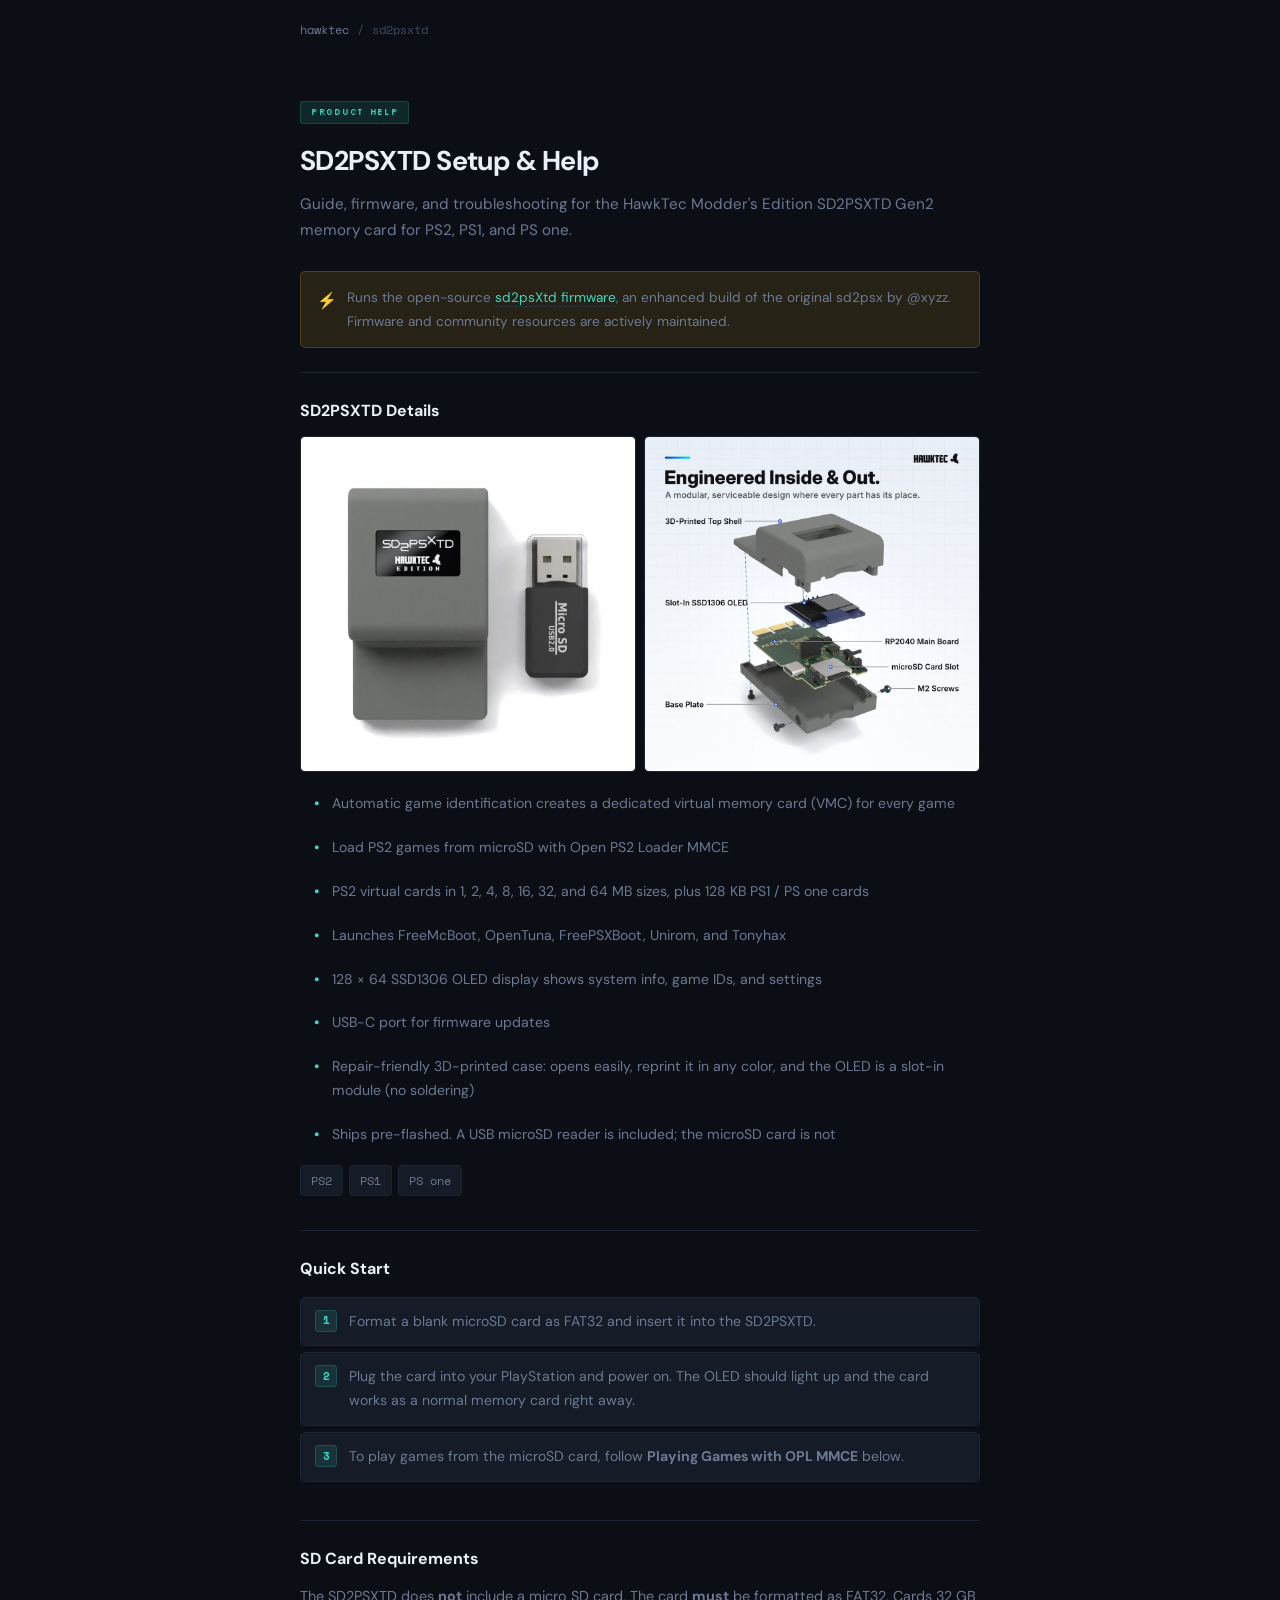
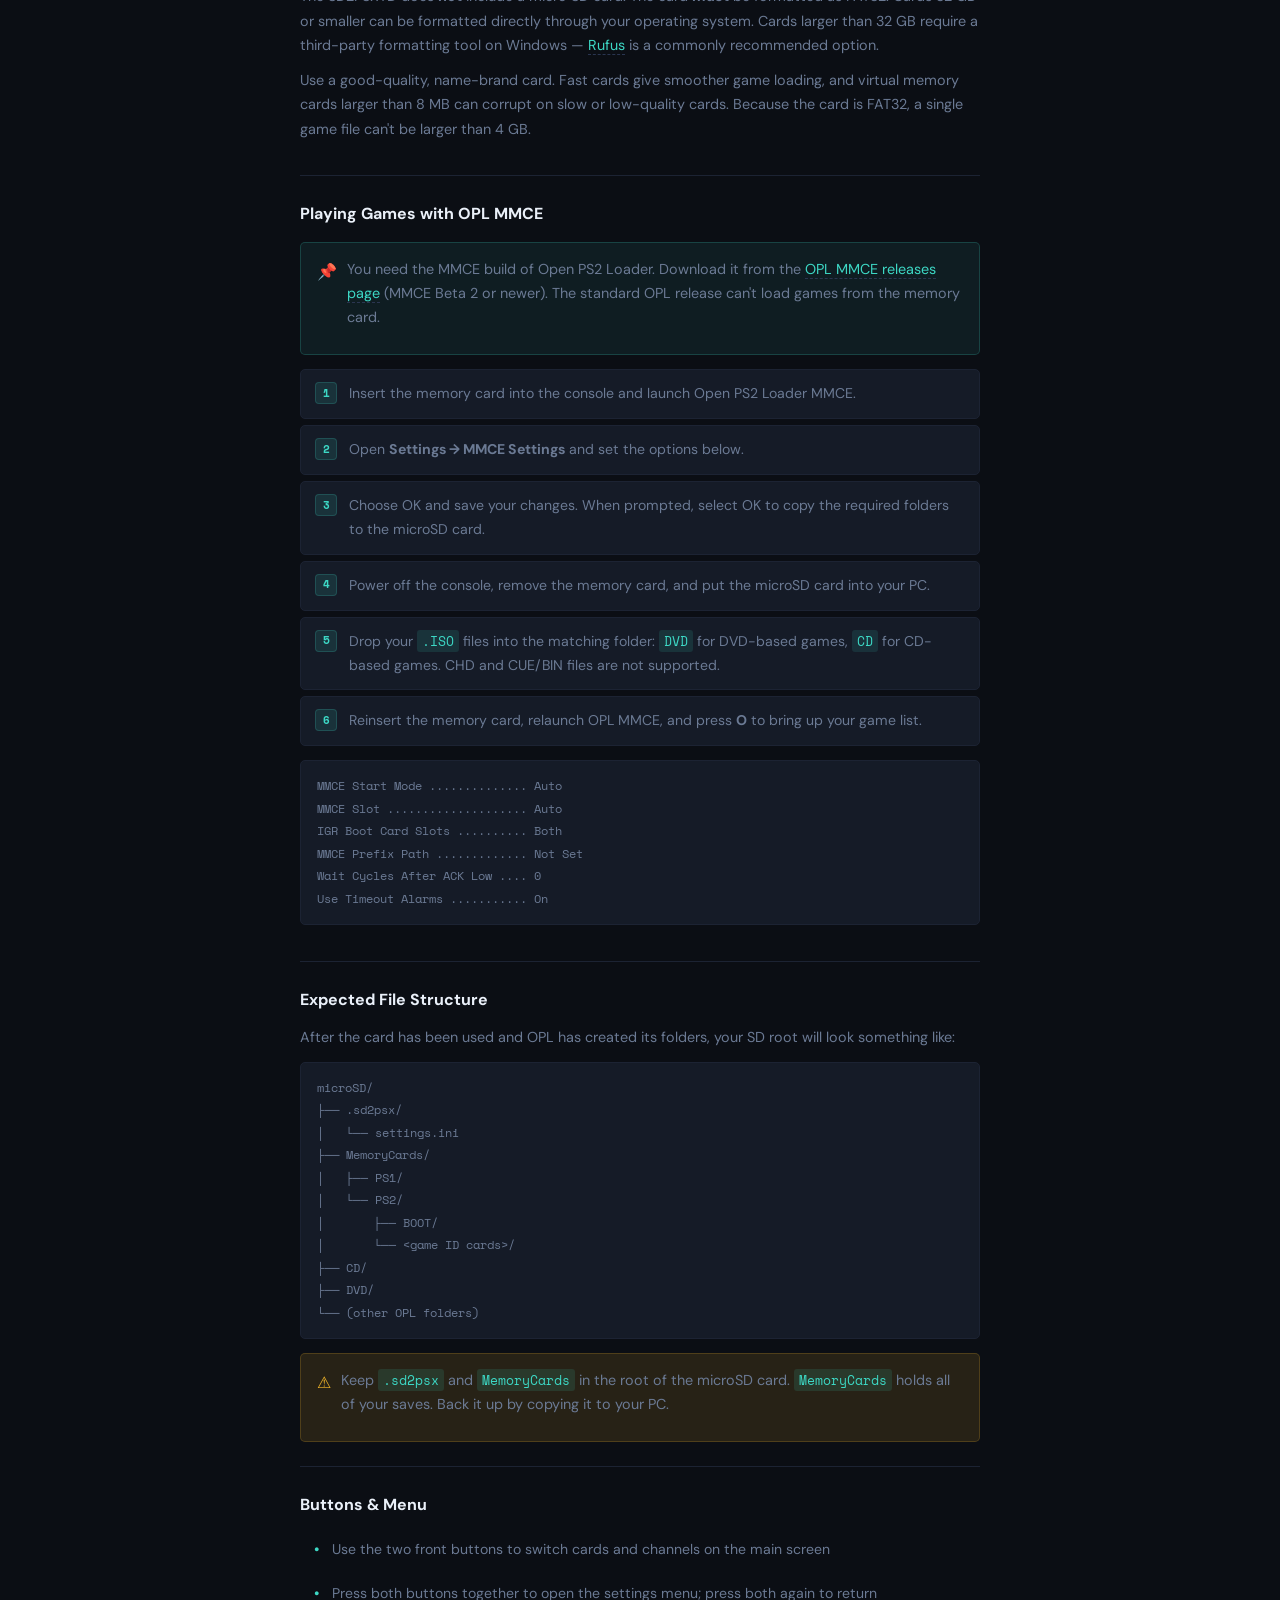
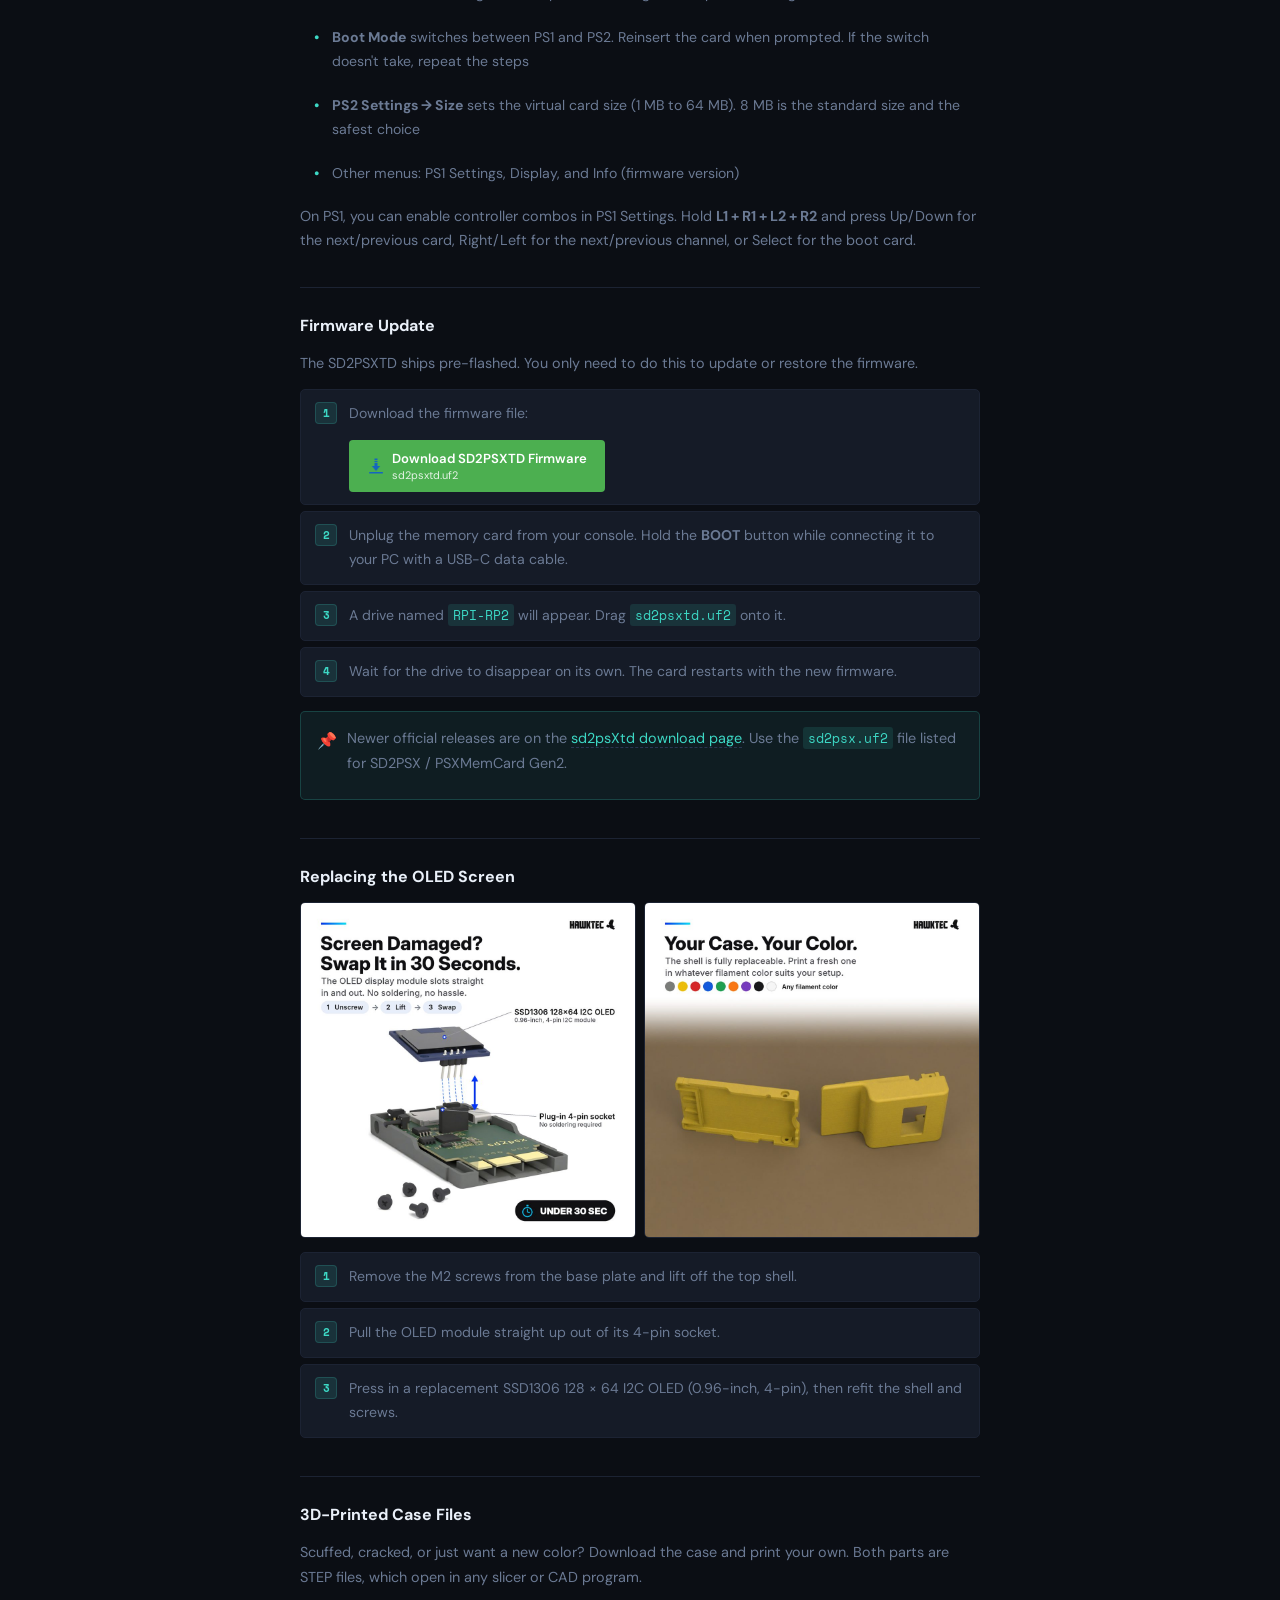
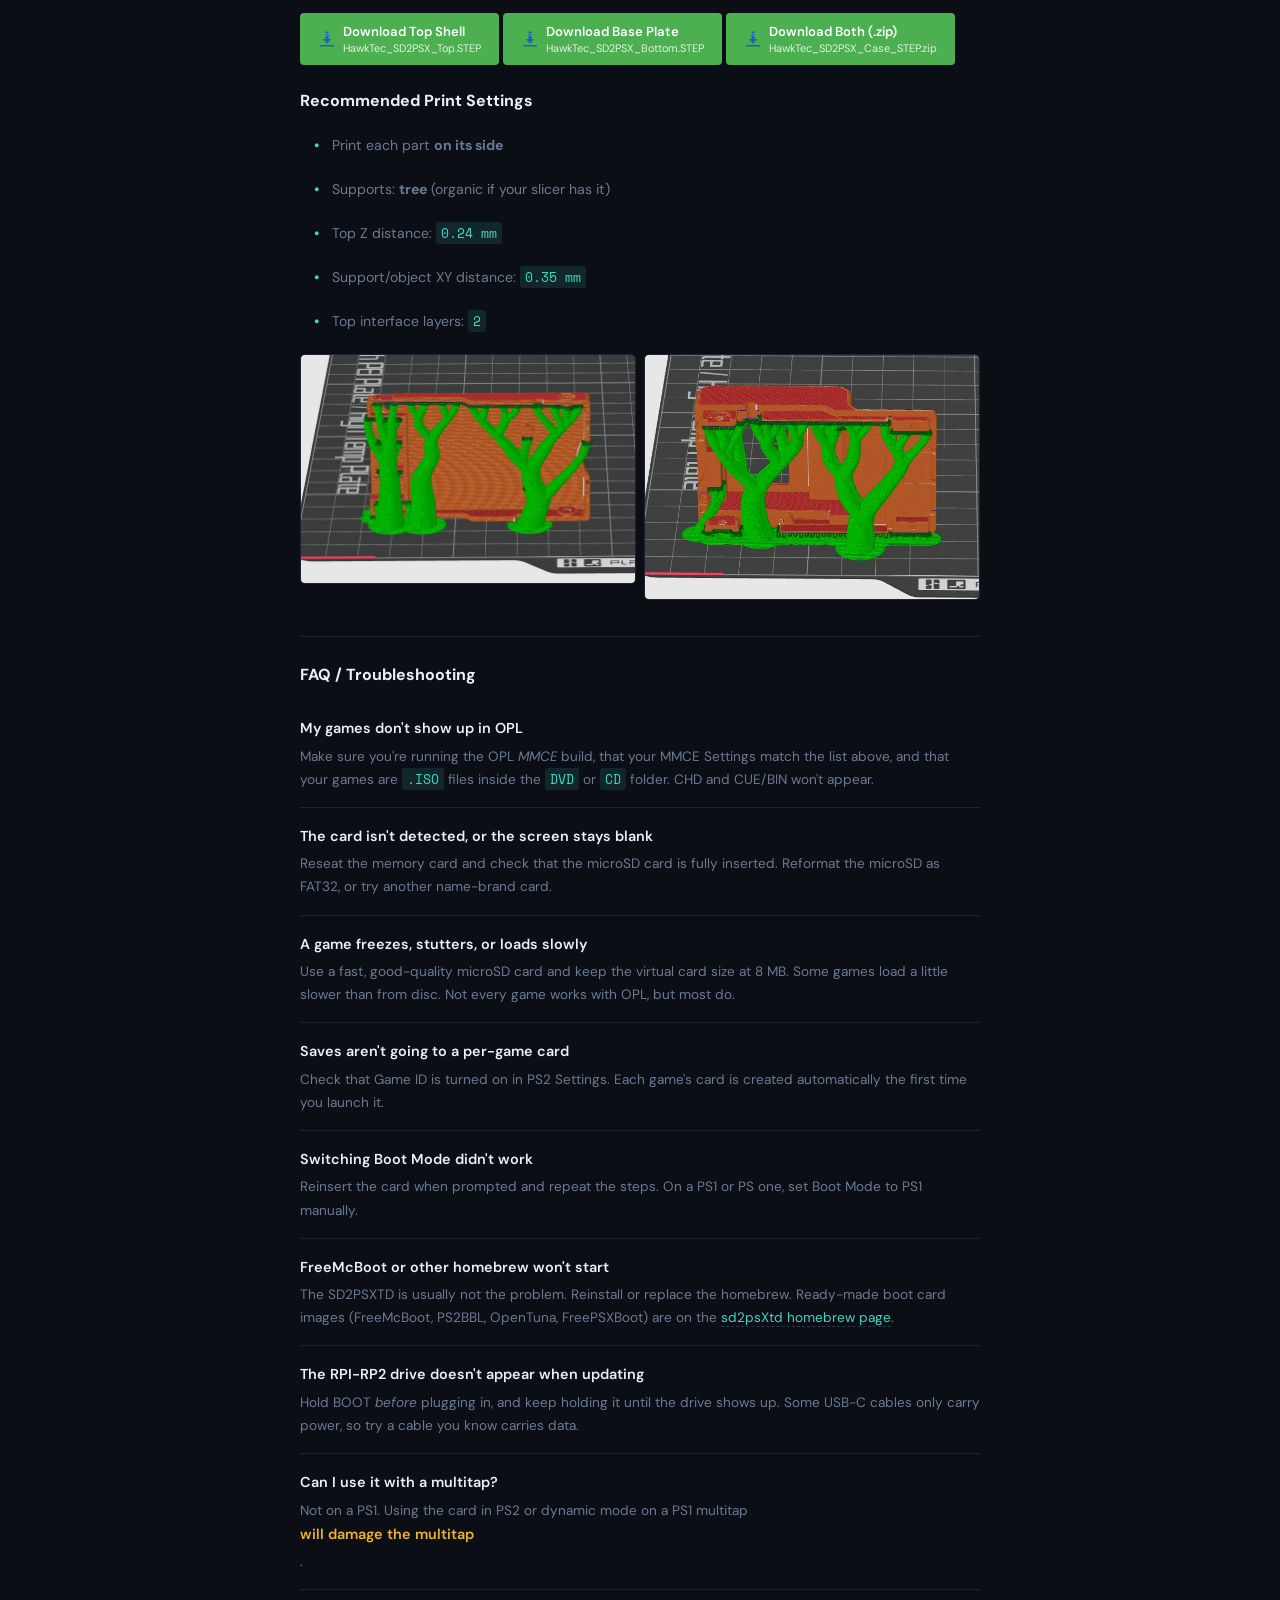
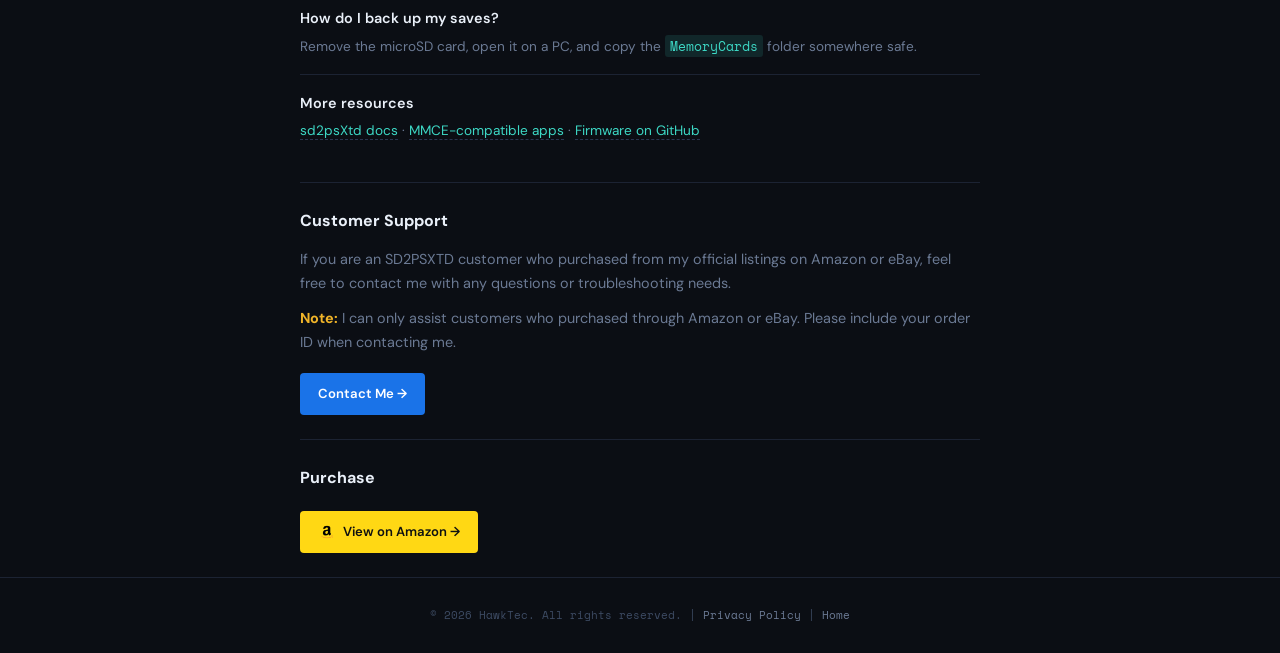
<file: sd2psxtd/index.html>
<!DOCTYPE html>
<html lang="en">
<head>
  <meta charset="UTF-8">
  <meta name="viewport" content="width=device-width, initial-scale=1.0">
  <title>SD2PSXTD Help – HawkTec</title>
  <link rel="icon" href="/favicon.ico" sizes="48x48">
  <link rel="icon" type="image/png" sizes="32x32" href="/assets/icons/favicon-32.png">
  <link rel="icon" type="image/png" sizes="16x16" href="/assets/icons/favicon-16.png">
  <link rel="apple-touch-icon" href="/assets/icons/apple-touch-icon.png">
  <link rel="manifest" href="/site.webmanifest">
  <meta name="description" content="Setup guide, firmware download, and troubleshooting for the HawkTec Modder's Edition SD2PSXTD PS1/PS2 memory card.">
  <link rel="preconnect" href="https://fonts.googleapis.com">
  <link rel="preconnect" href="https://fonts.gstatic.com" crossorigin>
  <link href="https://fonts.googleapis.com/css2?family=Silkscreen:wght@400;700&family=Space+Mono:wght@400;700&family=DM+Sans:wght@400;500;600;700&display=swap" rel="stylesheet">
  <link rel="stylesheet" href="../assets/style.css">
</head>
<body>
  <div class="wrap">
    <nav class="crumb"><a href="/">hawktec</a><span>/</span><span>sd2psxtd</span></nav>
    <div class="ph">
      <div class="badge">Product Help</div>
      <h1>SD2PSXTD Setup &amp; Help</h1>
      <p>Guide, firmware, and troubleshooting for the HawkTec Modder's Edition SD2PSXTD Gen2 memory card for PS2, PS1, and PS one.</p>
    </div>
    <div class="notice">
      <span class="ico">⚡</span>
      <p>Runs the open-source <a href="https://sd2psxtd.github.io/" target="_blank" rel="noopener">sd2psXtd firmware</a>, an enhanced build of the original sd2psx by @xyzz. Firmware and community resources are actively maintained.</p>
    </div>
    <section class="sec">
      <h2>SD2PSXTD Details</h2>
      <div class="gallery">
        <img src="img/main.jpg" alt="HawkTec Modder's Edition SD2PSXTD memory card with USB microSD reader" loading="lazy">
        <img src="img/exploded-view.jpg" alt="Exploded view: 3D-printed top shell, slot-in OLED, RP2040 main board, microSD slot, base plate" loading="lazy">
      </div>
      <ul class="details-list">
        <li>Automatic game identification creates a dedicated virtual memory card (VMC) for every game</li>
        <li>Load PS2 games from microSD with Open PS2 Loader MMCE</li>
        <li>PS2 virtual cards in 1, 2, 4, 8, 16, 32, and 64 MB sizes, plus 128 KB PS1 / PS one cards</li>
        <li>Launches FreeMcBoot, OpenTuna, FreePSXBoot, Unirom, and Tonyhax</li>
        <li>128 × 64 SSD1306 OLED display shows system info, game IDs, and settings</li>
        <li>USB-C port for firmware updates</li>
        <li>Repair-friendly 3D-printed case: opens easily, reprint it in any color, and the OLED is a slot-in module (no soldering)</li>
        <li>Ships pre-flashed. A USB microSD reader is included; the microSD card is not</li>
      </ul>
      <div class="compat"><span>PS2</span><span>PS1</span><span>PS one</span></div>
    </section>
    <section class="sec">
      <h2>Quick Start</h2>
      <ol class="steps">
        <li>Format a blank microSD card as FAT32 and insert it into the SD2PSXTD.</li>
        <li>Plug the card into your PlayStation and power on. The OLED should light up and the card works as a normal memory card right away.</li>
        <li>To play games from the microSD card, follow <strong>Playing Games with OPL MMCE</strong> below.</li>
      </ol>
    </section>
    <section class="sec">
      <h2>SD Card Requirements</h2>
      <p>The SD2PSXTD does <strong>not</strong> include a micro SD card. The card <strong>must</strong> be formatted as FAT32. Cards 32 GB or smaller can be formatted directly through your operating system. Cards larger than 32 GB require a third-party formatting tool on Windows — <a href="https://rufus.ie/en/" target="_blank" rel="noopener">Rufus</a> is a commonly recommended option.</p>
      <p>Use a good-quality, name-brand card. Fast cards give smoother game loading, and virtual memory cards larger than 8 MB can corrupt on slow or low-quality cards. Because the card is FAT32, a single game file can't be larger than 4 GB.</p>
    </section>
    <section class="sec">
      <h2>Playing Games with OPL MMCE</h2>
      <div class="tip">
        <span class="ico">&#x1F4CC;</span>
        <p>You need the MMCE build of Open PS2 Loader. Download it from the <a href="https://github.com/ps2-mmce/Open-PS2-Loader/releases" target="_blank" rel="noopener">OPL MMCE releases page</a> (MMCE Beta 2 or newer). The standard OPL release can't load games from the memory card.</p>
      </div>
      <ol class="steps">
        <li>Insert the memory card into the console and launch Open PS2 Loader MMCE.</li>
        <li>Open <strong>Settings → MMCE Settings</strong> and set the options below.</li>
        <li>Choose OK and save your changes. When prompted, select OK to copy the required folders to the microSD card.</li>
        <li>Power off the console, remove the memory card, and put the microSD card into your PC.</li>
        <li>Drop your <code>.ISO</code> files into the matching folder: <code>DVD</code> for DVD-based games, <code>CD</code> for CD-based games. CHD and CUE/BIN files are not supported.</li>
        <li>Reinsert the memory card, relaunch OPL MMCE, and press <strong>O</strong> to bring up your game list.</li>
      </ol>
      <div class="codeblock">MMCE Start Mode .............. Auto
MMCE Slot .................... Auto
IGR Boot Card Slots .......... Both
MMCE Prefix Path ............. Not Set
Wait Cycles After ACK Low .... 0
Use Timeout Alarms ........... On</div>
    </section>
    <section class="sec">
      <h2>Expected File Structure</h2>
      <p>After the card has been used and OPL has created its folders, your SD root will look something like:</p>
      <div class="codeblock">microSD/
├── .sd2psx/
│   └── settings.ini
├── MemoryCards/
│   ├── PS1/
│   └── PS2/
│       ├── BOOT/
│       └── &lt;game ID cards&gt;/
├── CD/
├── DVD/
└── (other OPL folders)</div>
      <div class="file-warning">
        <span class="ico">&#x26A0;</span>
        <p>Keep <code>.sd2psx</code> and <code>MemoryCards</code> in the root of the microSD card. <code>MemoryCards</code> holds all of your saves. Back it up by copying it to your PC.</p>
      </div>
    </section>
    <section class="sec">
      <h2>Buttons &amp; Menu</h2>
      <ul class="details-list">
        <li>Use the two front buttons to switch cards and channels on the main screen</li>
        <li>Press both buttons together to open the settings menu; press both again to return</li>
        <li><strong>Boot Mode</strong> switches between PS1 and PS2. Reinsert the card when prompted. If the switch doesn't take, repeat the steps</li>
        <li><strong>PS2 Settings → Size</strong> sets the virtual card size (1 MB to 64 MB). 8 MB is the standard size and the safest choice</li>
        <li>Other menus: PS1 Settings, Display, and Info (firmware version)</li>
      </ul>
      <p>On PS1, you can enable controller combos in PS1 Settings. Hold <strong>L1 + R1 + L2 + R2</strong> and press Up/Down for the next/previous card, Right/Left for the next/previous channel, or Select for the boot card.</p>
    </section>
    <section class="sec">
      <h2>Firmware Update</h2>
      <p>The SD2PSXTD ships pre-flashed. You only need to do this to update or restore the firmware.</p>
      <ol class="steps">
        <li>Download the firmware file:<br><a href="../downloads/sd2psxtd.uf2" download class="cta cta-download"><img src="../assets/download_button.png" alt="Download"><span class="dl-text">Download SD2PSXTD Firmware<small>sd2psxtd.uf2</small></span></a></li>
        <li>Unplug the memory card from your console. Hold the <strong>BOOT</strong> button while connecting it to your PC with a USB-C data cable.</li>
        <li>A drive named <code>RPI-RP2</code> will appear. Drag <code>sd2psxtd.uf2</code> onto it.</li>
        <li>Wait for the drive to disappear on its own. The card restarts with the new firmware.</li>
      </ol>
      <div class="tip">
        <span class="ico">&#x1F4CC;</span>
        <p>Newer official releases are on the <a href="https://sd2psxtd.github.io/download" target="_blank" rel="noopener">sd2psXtd download page</a>. Use the <code>sd2psx.uf2</code> file listed for SD2PSX / PSXMemCard Gen2.</p>
      </div>
    </section>
    <section class="sec">
      <h2>Replacing the OLED Screen</h2>
      <div class="gallery">
        <img src="img/screen-swap.jpg" alt="The SSD1306 OLED module lifts out of a 4-pin socket" loading="lazy">
        <img src="img/any-color.jpg" alt="3D-printed SD2PSXTD cases in different colors" loading="lazy">
      </div>
      <ol class="steps">
        <li>Remove the M2 screws from the base plate and lift off the top shell.</li>
        <li>Pull the OLED module straight up out of its 4-pin socket.</li>
        <li>Press in a replacement SSD1306 128 × 64 I2C OLED (0.96-inch, 4-pin), then refit the shell and screws.</li>
      </ol>
    </section>
    <section class="sec">
      <h2>3D-Printed Case Files</h2>
      <p>Scuffed, cracked, or just want a new color? Download the case and print your own. Both parts are STEP files, which open in any slicer or CAD program.</p>
      <a href="../downloads/HawkTec_SD2PSX_Top.STEP" download class="cta cta-download"><img src="../assets/download_button.png" alt="Download"><span class="dl-text">Download Top Shell<small>HawkTec_SD2PSX_Top.STEP</small></span></a>
      <a href="../downloads/HawkTec_SD2PSX_Bottom.STEP" download class="cta cta-download"><img src="../assets/download_button.png" alt="Download"><span class="dl-text">Download Base Plate<small>HawkTec_SD2PSX_Bottom.STEP</small></span></a>
      <a href="../downloads/HawkTec_SD2PSX_Case_STEP.zip" download class="cta cta-download"><img src="../assets/download_button.png" alt="Download"><span class="dl-text">Download Both (.zip)<small>HawkTec_SD2PSX_Case_STEP.zip</small></span></a>
      <h2 style="margin-top:22px;">Recommended Print Settings</h2>
      <ul class="details-list">
        <li>Print each part <strong>on its side</strong></li>
        <li>Supports: <strong>tree</strong> (organic if your slicer has it)</li>
        <li>Top Z distance: <code>0.24 mm</code></li>
        <li>Support/object XY distance: <code>0.35 mm</code></li>
        <li>Top interface layers: <code>2</code></li>
      </ul>
      <div class="gallery">
        <img src="img/slicer-1.jpg" alt="Case part sliced on its side with organic tree supports" loading="lazy">
        <img src="img/slicer-2.jpg" alt="Second case part sliced on its side with organic tree supports" loading="lazy">
      </div>
    </section>
    <section class="sec">
      <h2>FAQ / Troubleshooting</h2>
      <div class="faq">
        <strong>My games don't show up in OPL</strong>
        <p>Make sure you're running the OPL <em>MMCE</em> build, that your MMCE Settings match the list above, and that your games are <code>.ISO</code> files inside the <code>DVD</code> or <code>CD</code> folder. CHD and CUE/BIN won't appear.</p>
      </div>
      <div class="faq">
        <strong>The card isn't detected, or the screen stays blank</strong>
        <p>Reseat the memory card and check that the microSD card is fully inserted. Reformat the microSD as FAT32, or try another name-brand card.</p>
      </div>
      <div class="faq">
        <strong>A game freezes, stutters, or loads slowly</strong>
        <p>Use a fast, good-quality microSD card and keep the virtual card size at 8 MB. Some games load a little slower than from disc. Not every game works with OPL, but most do.</p>
      </div>
      <div class="faq">
        <strong>Saves aren't going to a per-game card</strong>
        <p>Check that Game ID is turned on in PS2 Settings. Each game's card is created automatically the first time you launch it.</p>
      </div>
      <div class="faq">
        <strong>Switching Boot Mode didn't work</strong>
        <p>Reinsert the card when prompted and repeat the steps. On a PS1 or PS one, set Boot Mode to PS1 manually.</p>
      </div>
      <div class="faq">
        <strong>FreeMcBoot or other homebrew won't start</strong>
        <p>The SD2PSXTD is usually not the problem. Reinstall or replace the homebrew. Ready-made boot card images (FreeMcBoot, PS2BBL, OpenTuna, FreePSXBoot) are on the <a href="https://sd2psxtd.github.io/exploits.html" target="_blank" rel="noopener">sd2psXtd homebrew page</a>.</p>
      </div>
      <div class="faq">
        <strong>The RPI-RP2 drive doesn't appear when updating</strong>
        <p>Hold BOOT <em>before</em> plugging in, and keep holding it until the drive shows up. Some USB-C cables only carry power, so try a cable you know carries data.</p>
      </div>
      <div class="faq">
        <strong>Can I use it with a multitap?</strong>
        <p>Not on a PS1. Using the card in PS2 or dynamic mode on a PS1 multitap <strong style="color:var(--amber);">will damage the multitap</strong>.</p>
      </div>
      <div class="faq">
        <strong>How do I back up my saves?</strong>
        <p>Remove the microSD card, open it on a PC, and copy the <code>MemoryCards</code> folder somewhere safe.</p>
      </div>
      <div class="faq">
        <strong>More resources</strong>
        <p><a href="https://sd2psxtd.github.io/" target="_blank" rel="noopener">sd2psXtd docs</a> · <a href="https://sd2psxtd.github.io/homebrew" target="_blank" rel="noopener">MMCE-compatible apps</a> · <a href="https://github.com/sd2psXtd/firmware" target="_blank" rel="noopener">Firmware on GitHub</a></p>
      </div>
    </section>
    <section class="sec">
      <h2>Customer Support</h2>
      <p>If you are an SD2PSXTD customer who purchased from my official listings on Amazon or eBay, feel free to contact me with any questions or troubleshooting needs.</p>
      <p><strong style="color:var(--amber);">Note:</strong> I can only assist customers who purchased through Amazon or eBay. Please include your order ID when contacting me.</p>
      <a class="cta cta-contact" href="https://docs.google.com/forms/d/e/1FAIpQLSd_6ZzWQHgrnGPiGqLjNmzd9dRxcnVY_A4MnPLpbLcr1Wut5Q/viewform" target="_blank" rel="noopener" onclick="var f=document.getElementById('contact-form');f.classList.toggle('active');if(f.classList.contains('active')&&!f.querySelector('iframe')){f.innerHTML='<iframe src=\'https://docs.google.com/forms/d/e/1FAIpQLSd_6ZzWQHgrnGPiGqLjNmzd9dRxcnVY_A4MnPLpbLcr1Wut5Q/viewform?embedded=true\' loading=\'lazy\'></iframe>';}return false;">Contact Me →</a>
      <div id="contact-form" class="form-embed"></div>
    </section>
    <section class="sec">
      <h2>Purchase</h2>
      <a href="https://a.co/d/0iQEQ37O" target="_blank" rel="noopener" class="cta cta-amazon"><img src="../assets/amazon-logo-a.png" alt="Amazon">View on Amazon →</a>
    </section>
  </div>
  <footer><p>&copy; <script>document.write(new Date().getFullYear())</script> HawkTec. All rights reserved. | <a href="/privacy/">Privacy Policy</a> | <a href="/">Home</a></p></footer>
</body>
</html>
</file>
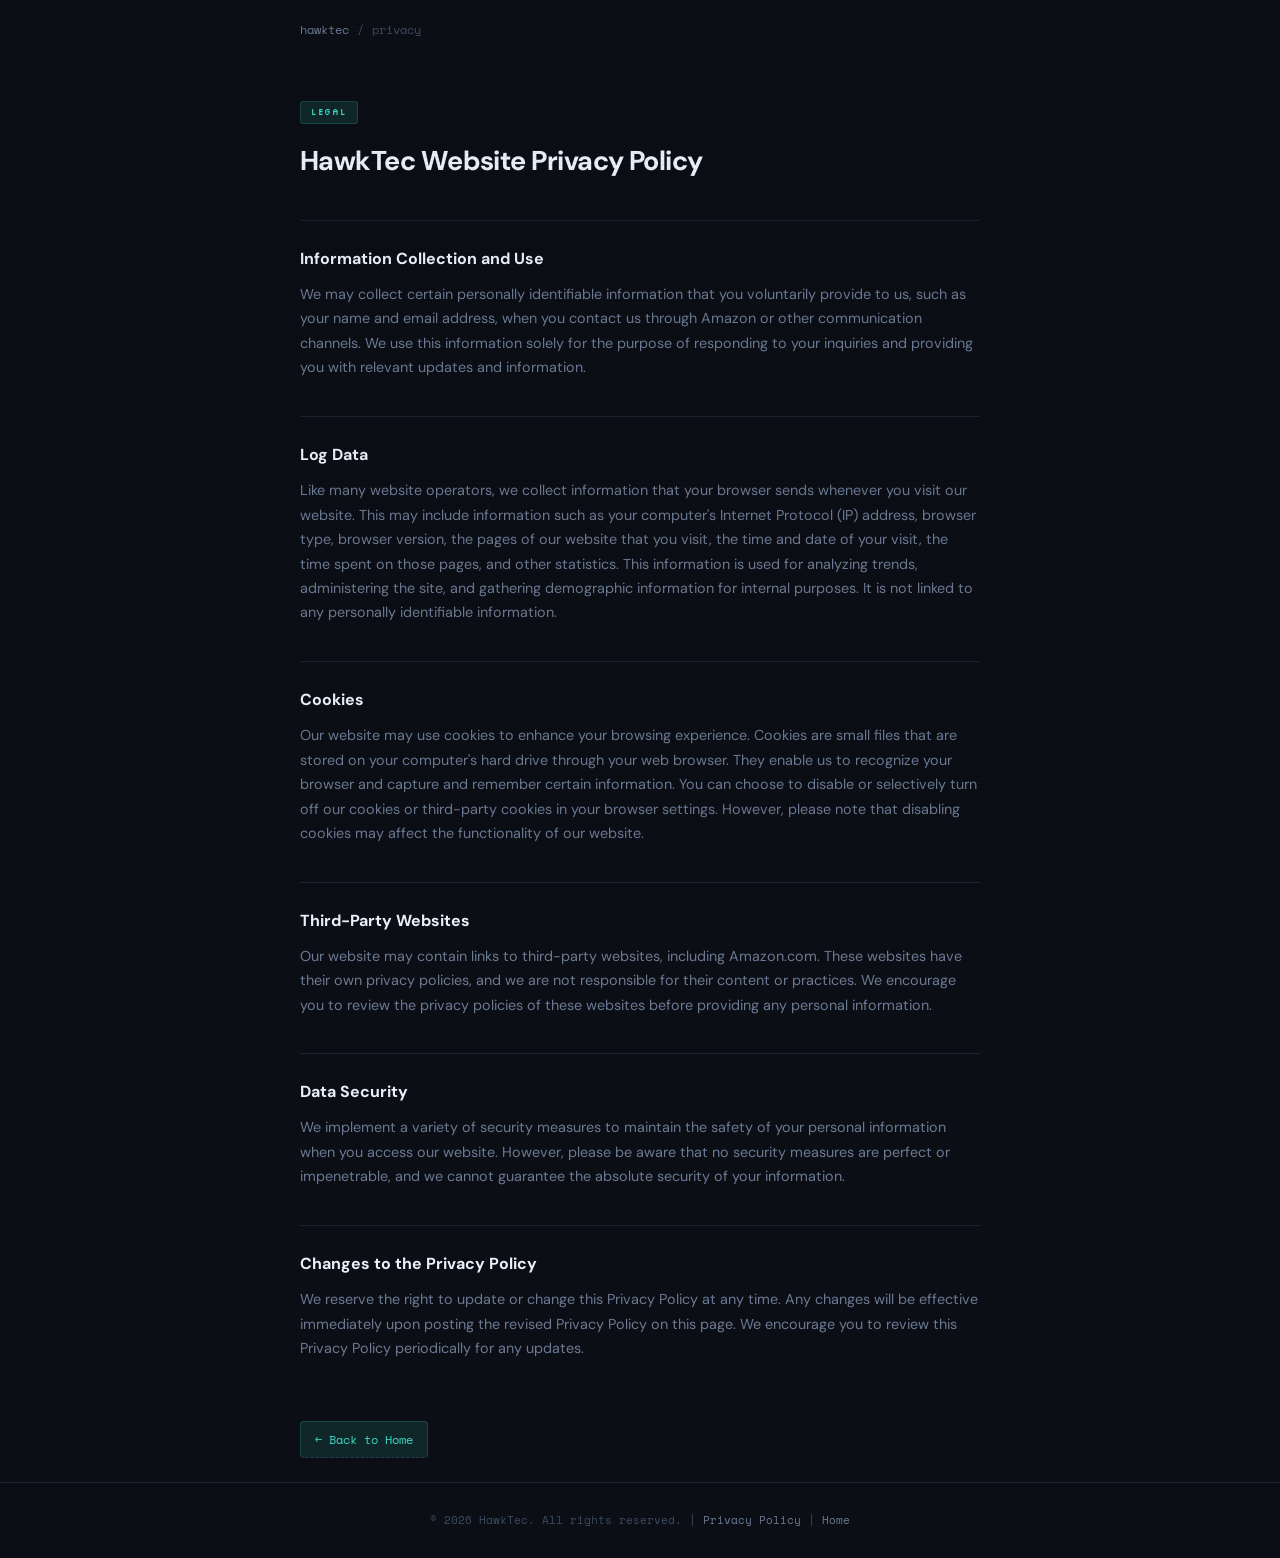
<file: mnt/user-data/outputs/hawktec-site/privacy/index.html>
<!DOCTYPE html>
<html lang="en">
<head>
  <meta charset="UTF-8">
  <meta name="viewport" content="width=device-width, initial-scale=1.0">
  <title>Privacy Policy – HawkTec</title>
  <meta name="description" content="HawkTec website privacy policy.">
  <link rel="preconnect" href="https://fonts.googleapis.com">
  <link rel="preconnect" href="https://fonts.gstatic.com" crossorigin>
  <link href="https://fonts.googleapis.com/css2?family=Silkscreen:wght@400;700&family=Space+Mono:wght@400;700&family=DM+Sans:wght@400;500;600;700&display=swap" rel="stylesheet">
  <style>
    *, *::before, *::after { margin:0; padding:0; box-sizing:border-box; }
    :root {
      --bg:#0b0e14;--bg-card:#151b27;--border:#1c2333;--border-lit:#2a3550;
      --teal:#3dd8c5;--teal-dim:rgba(61,216,197,0.12);
      --text:#c9d1de;--text-bright:#eaf0f9;--text-muted:#6b7a94;--text-faint:#3d4b63;
      --pixel:'Silkscreen',monospace;--mono:'Space Mono',monospace;--sans:'DM Sans',sans-serif;
    }
    html{scroll-behavior:smooth}
    body{font-family:var(--sans);background:var(--bg);color:var(--text);line-height:1.7;-webkit-font-smoothing:antialiased}
    body::after{content:'';position:fixed;inset:0;background:repeating-linear-gradient(0deg,transparent,transparent 2px,rgba(0,0,0,0.03) 2px,rgba(0,0,0,0.03) 4px);pointer-events:none;z-index:9999}
    .wrap{max-width:720px;margin:0 auto;padding:0 20px}

    .crumb{padding:20px 0;font-family:var(--mono);font-size:0.72rem;display:flex;align-items:center;gap:8px;color:var(--text-faint)}
    .crumb a{color:var(--text-muted);text-decoration:none;transition:color 0.15s}
    .crumb a:hover{color:var(--teal)}

    .ph{padding:36px 0 28px}
    .ph .badge{display:inline-block;padding:3px 10px;background:var(--teal-dim);border:1px solid rgba(61,216,197,0.18);border-radius:3px;font-family:var(--pixel);font-size:0.55rem;color:var(--teal);letter-spacing:0.08em;text-transform:uppercase;margin-bottom:14px}
    .ph h1{font-size:1.7rem;font-weight:700;color:var(--text-bright);letter-spacing:-0.02em;margin-bottom:8px}

    .sec{padding:24px 0;border-top:1px solid var(--border)}
    .sec h2{font-size:1rem;font-weight:700;color:var(--text-bright);margin-bottom:10px}
    .sec p{color:var(--text-muted);margin-bottom:12px;font-size:0.9rem}
    .sec a{color:var(--teal);text-decoration:none;border-bottom:1px dashed var(--border-lit)}
    .sec a:hover{border-color:var(--teal)}

    .back-link{
      display:inline-flex;align-items:center;gap:6px;
      margin-top:16px;padding:8px 14px;
      background:var(--teal-dim);border:1px solid rgba(61,216,197,0.18);border-radius:4px;
      color:var(--teal);text-decoration:none;font-family:var(--mono);font-size:0.72rem;
      transition:all 0.15s;
    }
    .back-link:hover{background:rgba(61,216,197,0.18);border-color:var(--teal)}

    footer{border-top:1px solid var(--border);padding:28px 0;text-align:center}
    footer p{font-family:var(--mono);font-size:0.68rem;color:var(--text-faint)}
    footer a{color:var(--text-muted);text-decoration:none}
    footer a:hover{color:var(--teal)}
  </style>
</head>
<body>
  <div class="wrap">
    <nav class="crumb">
      <a href="/">hawktec</a><span class="sep">/</span><span>privacy</span>
    </nav>

    <div class="ph">
      <div class="badge">Legal</div>
      <h1>HawkTec Website Privacy Policy</h1>
    </div>

    <section class="sec">
      <h2>Information Collection and Use</h2>
      <p>We may collect certain personally identifiable information that you voluntarily provide to us, such as your name and email address, when you contact us through Amazon or other communication channels. We use this information solely for the purpose of responding to your inquiries and providing you with relevant updates and information.</p>
    </section>

    <section class="sec">
      <h2>Log Data</h2>
      <p>Like many website operators, we collect information that your browser sends whenever you visit our website. This may include information such as your computer's Internet Protocol (IP) address, browser type, browser version, the pages of our website that you visit, the time and date of your visit, the time spent on those pages, and other statistics. This information is used for analyzing trends, administering the site, and gathering demographic information for internal purposes. It is not linked to any personally identifiable information.</p>
    </section>

    <section class="sec">
      <h2>Cookies</h2>
      <p>Our website may use cookies to enhance your browsing experience. Cookies are small files that are stored on your computer's hard drive through your web browser. They enable us to recognize your browser and capture and remember certain information. You can choose to disable or selectively turn off our cookies or third-party cookies in your browser settings. However, please note that disabling cookies may affect the functionality of our website.</p>
    </section>

    <section class="sec">
      <h2>Third-Party Websites</h2>
      <p>Our website may contain links to third-party websites, including Amazon.com. These websites have their own privacy policies, and we are not responsible for their content or practices. We encourage you to review the privacy policies of these websites before providing any personal information.</p>
    </section>

    <section class="sec">
      <h2>Data Security</h2>
      <p>We implement a variety of security measures to maintain the safety of your personal information when you access our website. However, please be aware that no security measures are perfect or impenetrable, and we cannot guarantee the absolute security of your information.</p>
    </section>

    <section class="sec">
      <h2>Changes to the Privacy Policy</h2>
      <p>We reserve the right to update or change this Privacy Policy at any time. Any changes will be effective immediately upon posting the revised Privacy Policy on this page. We encourage you to review this Privacy Policy periodically for any updates.</p>
    </section>

    <section class="sec" style="border-top:none;padding-top:8px;">
      <a href="/" class="back-link">← Back to Home</a>
    </section>
  </div>

  <footer><div class="wrap"><p>&copy; <script>document.write(new Date().getFullYear())</script> HawkTec. All rights reserved. | <a href="/privacy/">Privacy Policy</a> | <a href="/">Home</a></p></div></footer>
</body>
</html>
</file>
<file: assets/style.css>
*, *::before, *::after { margin:0; padding:0; box-sizing:border-box; }
:root {
  --bg:#0b0e14; --bg-card:#151b27; --border:#1c2333; --border-lit:#2a3550;
  --teal:#3dd8c5; --teal-dim:rgba(61,216,197,0.12); --teal-glow:rgba(61,216,197,0.25);
  --amber:#f0b429; --amber-dim:rgba(240,180,41,0.12);
  --text:#c9d1de; --text-bright:#eaf0f9; --text-muted:#6b7a94; --text-faint:#3d4b63;
  --pixel:'Silkscreen',monospace; --mono:'Space Mono',monospace; --sans:'DM Sans',sans-serif;
}
html { scroll-behavior:smooth; }
body { font-family:var(--sans); background:var(--bg); color:var(--text); line-height:1.7; -webkit-font-smoothing:antialiased; }
.wrap { max-width:720px; margin:0 auto; padding:0 20px; }
.crumb { padding:20px 0; font-family:var(--mono); font-size:0.72rem; display:flex; align-items:center; gap:8px; color:var(--text-faint); }
.crumb a { color:var(--text-muted); text-decoration:none; transition:color 0.15s; }
.crumb a:hover { color:var(--teal); }
.ph { padding:36px 0 28px; }
.ph .badge { display:inline-block; padding:3px 10px; background:var(--teal-dim); border:1px solid rgba(61,216,197,0.18); border-radius:3px; font-family:var(--pixel); font-size:0.55rem; color:var(--teal); letter-spacing:0.08em; text-transform:uppercase; margin-bottom:14px; }
.ph h1 { font-size:1.7rem; font-weight:700; color:var(--text-bright); letter-spacing:-0.02em; margin-bottom:8px; }
.ph p { color:var(--text-muted); font-size:0.95rem; }
.sec { padding:24px 0; border-top:1px solid var(--border); }
.sec h2 { font-size:1rem; font-weight:700; color:var(--text-bright); margin-bottom:12px; }
.sec p { color:var(--text-muted); margin-bottom:10px; font-size:0.9rem; }
.sec a:not(.cta) { color:var(--teal); text-decoration:none; border-bottom:1px dashed var(--border-lit); transition:border-color 0.15s; }
.sec a:not(.cta):hover { border-color:var(--teal); }
.sec code { font-family:var(--mono); font-size:0.82rem; color:var(--teal); background:var(--teal-dim); padding:1px 5px; border-radius:3px; }
.steps { list-style:none; counter-reset:s; margin:14px 0; }
.steps li { counter-increment:s; padding:12px 14px 12px 48px; position:relative; background:var(--bg-card); border:1px solid var(--border); border-radius:5px; margin-bottom:6px; color:var(--text-muted); font-size:0.88rem; }
.steps li::before { content:counter(s); position:absolute; left:14px; top:12px; width:22px; height:22px; background:var(--teal-dim); border:1px solid rgba(61,216,197,0.18); border-radius:4px; display:flex; align-items:center; justify-content:center; font-family:var(--mono); font-size:0.68rem; font-weight:700; color:var(--teal); }
.notice { background:var(--amber-dim); border:1px solid rgba(240,180,41,0.2); border-radius:5px; padding:14px 16px; margin-bottom:24px; display:flex; gap:10px; align-items:flex-start; font-size:0.85rem; color:var(--text-muted); }
.notice .ico { font-size:1rem; flex-shrink:0; margin-top:1px; }
.notice a { color:var(--teal); text-decoration:none; border-bottom:1px dashed var(--border-lit); }
.notice a:hover { border-color:var(--teal); }
.codeblock { background:var(--bg-card); border:1px solid var(--border); border-radius:5px; padding:14px 16px; font-family:var(--mono); font-size:0.78rem; color:var(--text-muted); overflow-x:auto; margin:12px 0; white-space:pre; line-height:1.8; }
.tip { background:rgba(61,216,197,0.08); border:1px solid rgba(61,216,197,0.2); border-radius:5px; padding:14px 16px; margin:14px 0; display:flex; gap:10px; align-items:flex-start; font-size:0.85rem; color:var(--text-muted); }
.tip .ico { color:var(--teal); font-size:1rem; flex-shrink:0; margin-top:1px; }
.tip a { color:var(--teal); text-decoration:none; border-bottom:1px dashed var(--border-lit); }
.tip a:hover { border-color:var(--teal); }
.cta { display:inline-flex; align-items:center; gap:7px; padding:10px 18px; background:var(--teal); color:var(--bg); border-radius:4px; font-size:0.82rem; font-weight:600; text-decoration:none; border:none; transition:all 0.15s; margin-top:8px; }
.cta:hover { background:#50e6d3; box-shadow:0 2px 12px var(--teal-glow); }
.cta-download { background:#4CAF50; color:#ffffff !important; margin-top:14px; }
.cta-download:hover { background:#5CBC60; box-shadow:0 2px 12px rgba(76,175,80,0.35); }
.cta-download img { height:18px; flex-shrink:0; }
.cta-download .dl-text { display:flex; flex-direction:column; gap:1px; line-height:1.3; }
.cta-download .dl-text small { font-size:0.68rem; font-weight:400; opacity:0.85; }
.file-warning { background:var(--amber-dim); border:1px solid rgba(240,180,41,0.2); border-radius:5px; padding:14px 16px; margin-top:14px; display:flex; gap:10px; align-items:flex-start; font-size:0.85rem; color:var(--text-muted); }
.file-warning .ico { color:var(--amber); font-size:1rem; flex-shrink:0; margin-top:1px; }
.compat { font-family:var(--mono); font-size:0.78rem; color:var(--text-muted); display:flex; flex-wrap:wrap; gap:6px; margin:10px 0; }
.compat span { padding:4px 10px; background:var(--bg-card); border:1px solid var(--border); border-radius:4px; }
.faq { padding:16px 0; border-bottom:1px solid var(--border); }
.faq:last-child { border-bottom:none; }
.faq strong { display:block; color:var(--text-bright); font-weight:600; font-size:0.9rem; margin-bottom:4px; }
.faq p { margin:0; font-size:0.85rem; }
.details-list { list-style:none; margin:10px 0; }
.details-list li { padding:8px 14px 8px 32px; position:relative; color:var(--text-muted); font-size:0.88rem; margin-bottom:4px; }
.details-list li::before { content:'•'; position:absolute; left:14px; color:var(--teal); font-weight:700; }
.cta-amazon { background:#FFD814; color:#0F1111 !important; }
.cta-amazon:hover { background:#F7CA00; box-shadow:0 2px 12px rgba(255,216,20,0.35); }
.cta-amazon img { height:18px; flex-shrink:0; }
.cta-contact { background:#1a73e8; color:#ffffff; cursor:pointer; }
.cta-contact:hover { background:#1565c0; box-shadow:0 2px 12px rgba(26,115,232,0.35); }
.form-embed { display:none; margin-top:14px; border-radius:5px; overflow:hidden; border:1px solid var(--border); }
.form-embed.active { display:block; }
.form-embed iframe { width:100%; height:900px; border:none; }
footer { border-top:1px solid var(--border); padding:28px 20px; text-align:center; font-family:var(--mono); font-size:0.68rem; color:var(--text-faint); }
footer a { color:var(--text-muted); text-decoration:none; transition:color 0.15s; }
footer a:hover { color:var(--teal); }
.gallery { display:grid; grid-template-columns:repeat(2,1fr); gap:8px; margin:12px 0; }
.gallery img { width:100%; height:auto; display:block; border-radius:5px; border:1px solid var(--border); background:#fff; }
@media (max-width:480px) { .gallery { grid-template-columns:1fr; } }
</file>
